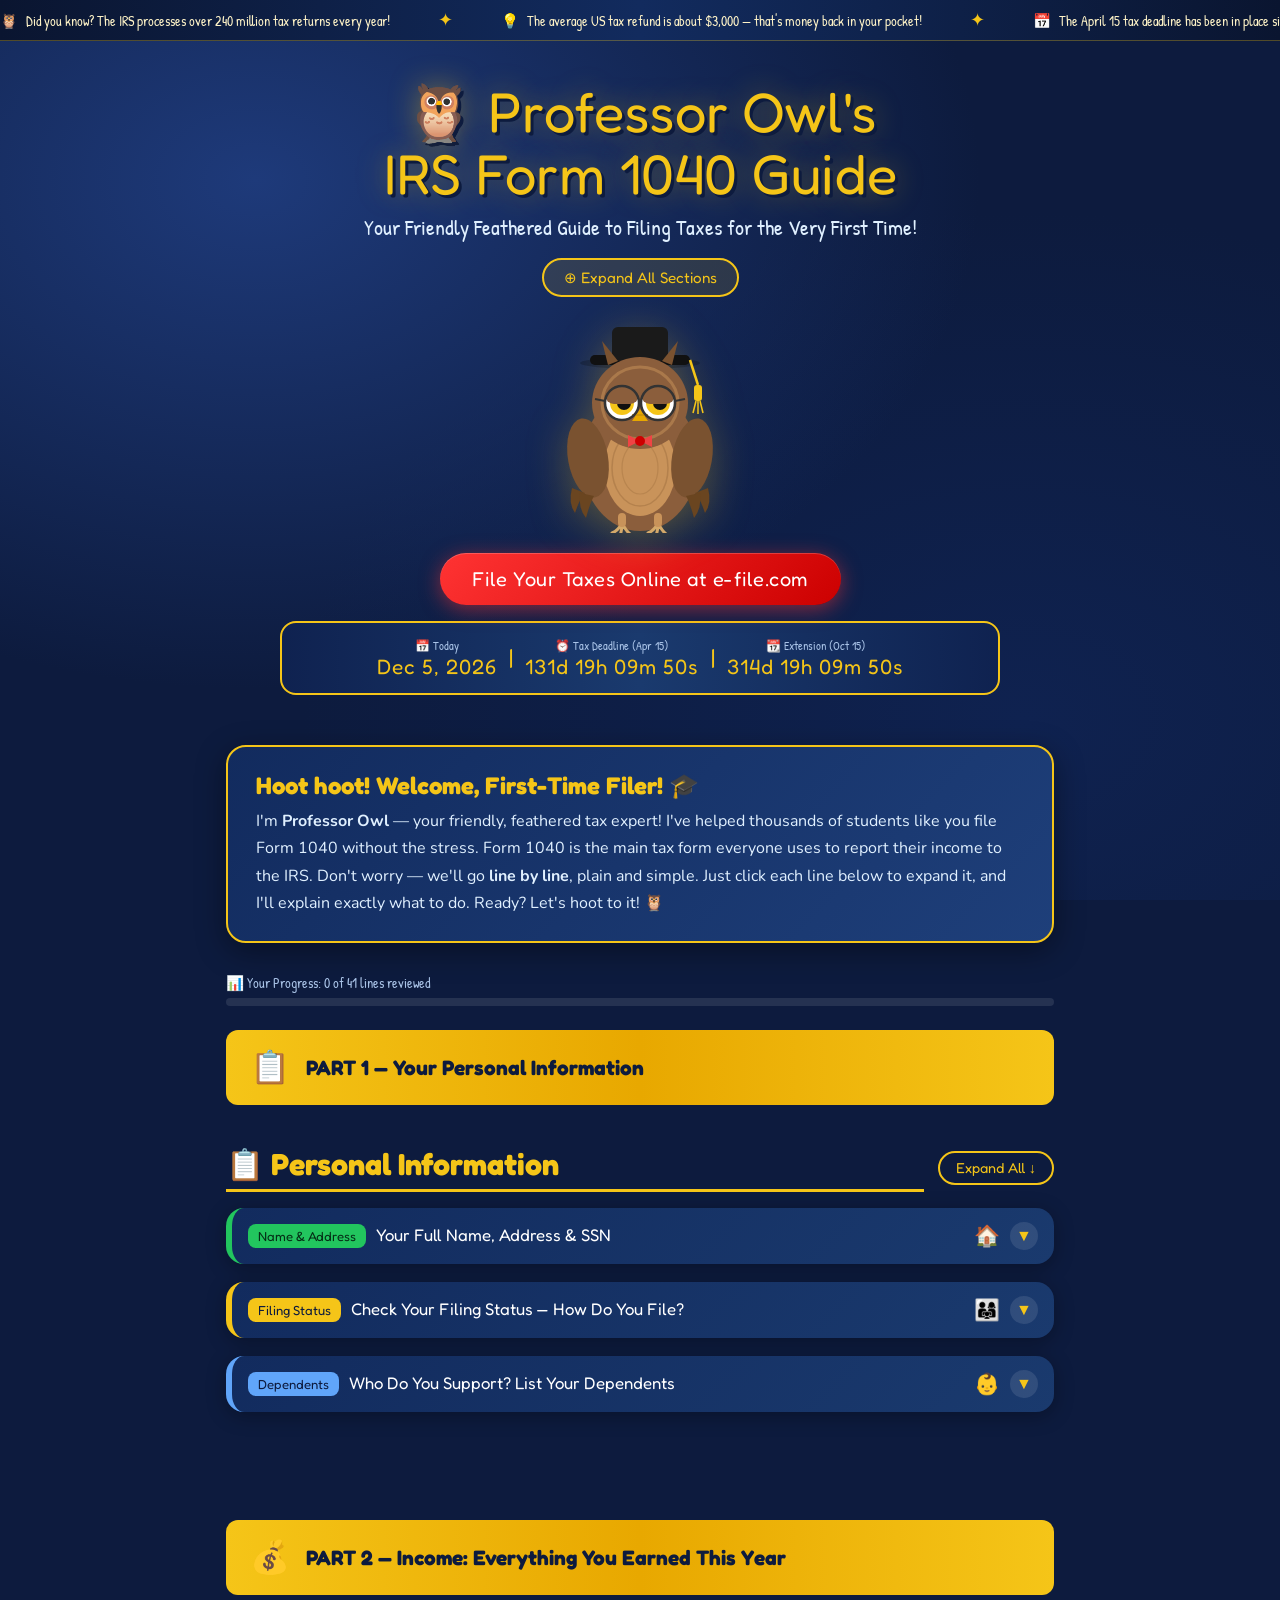
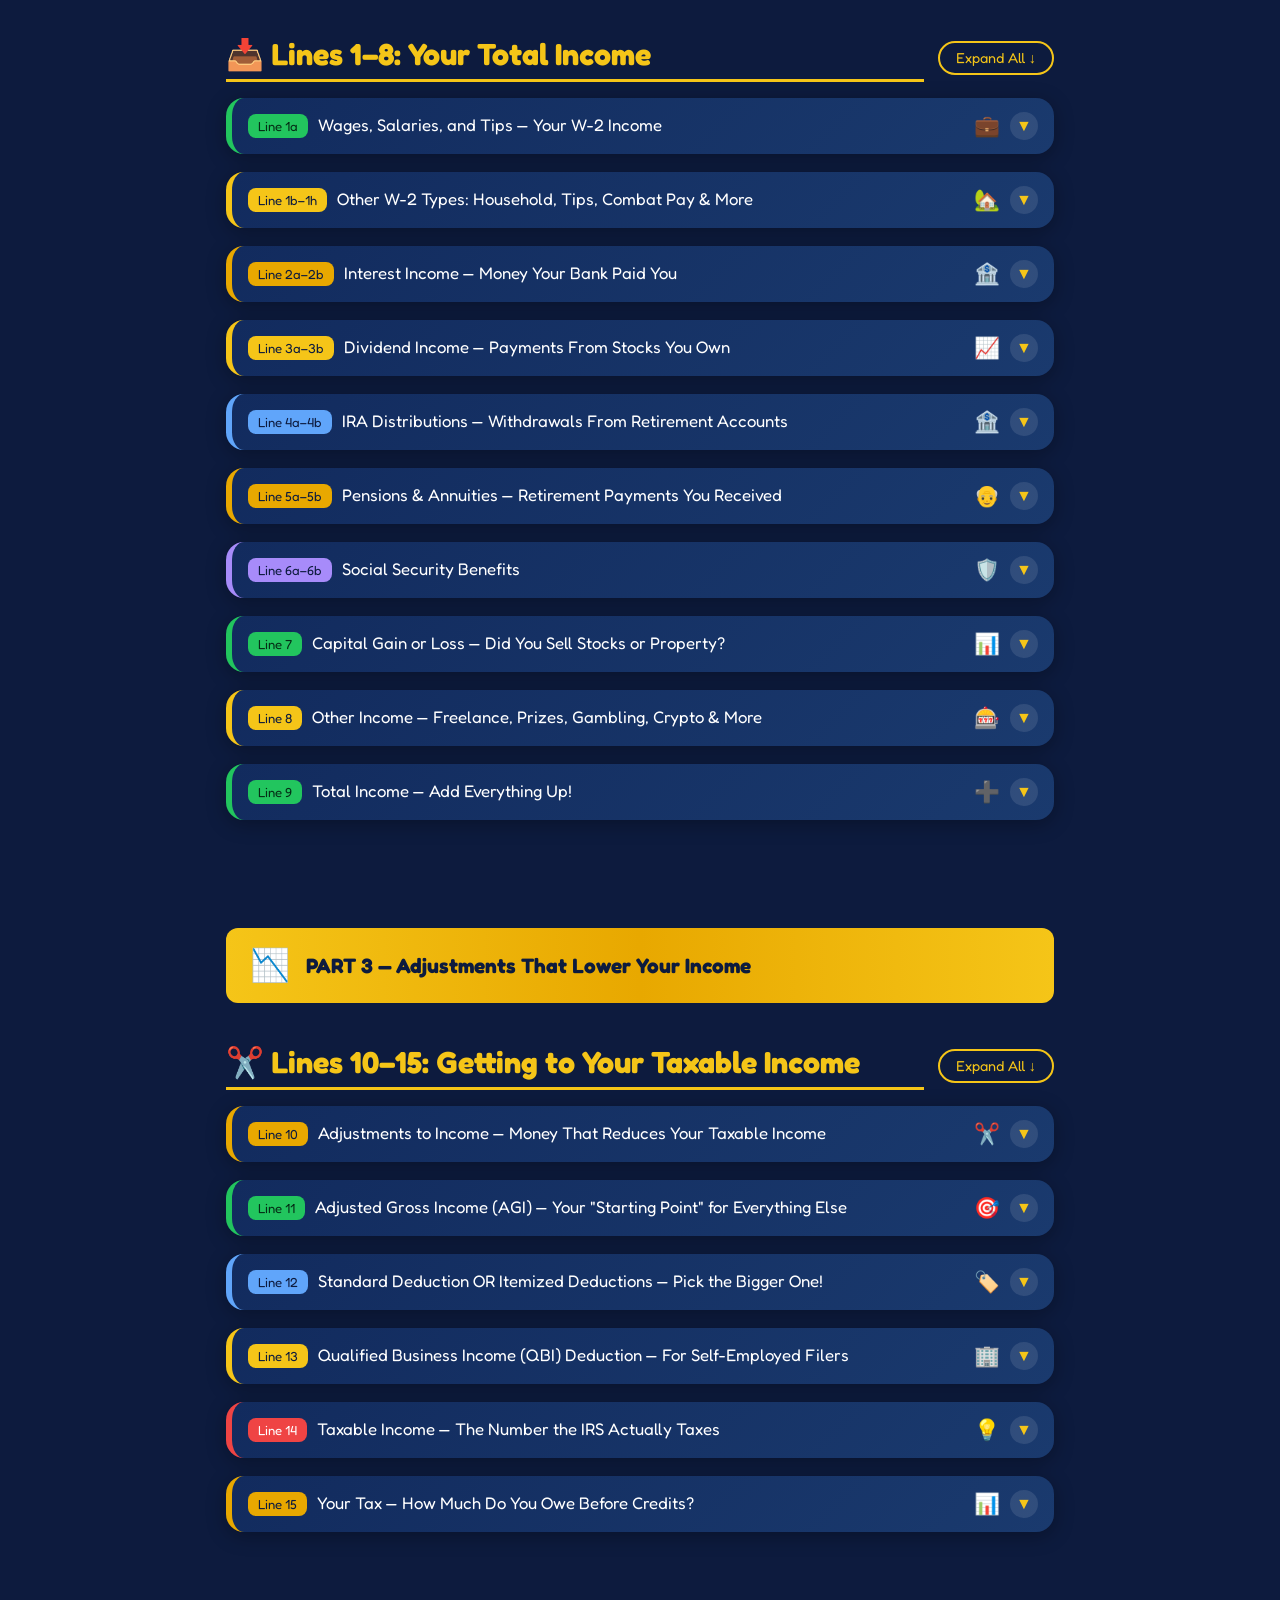
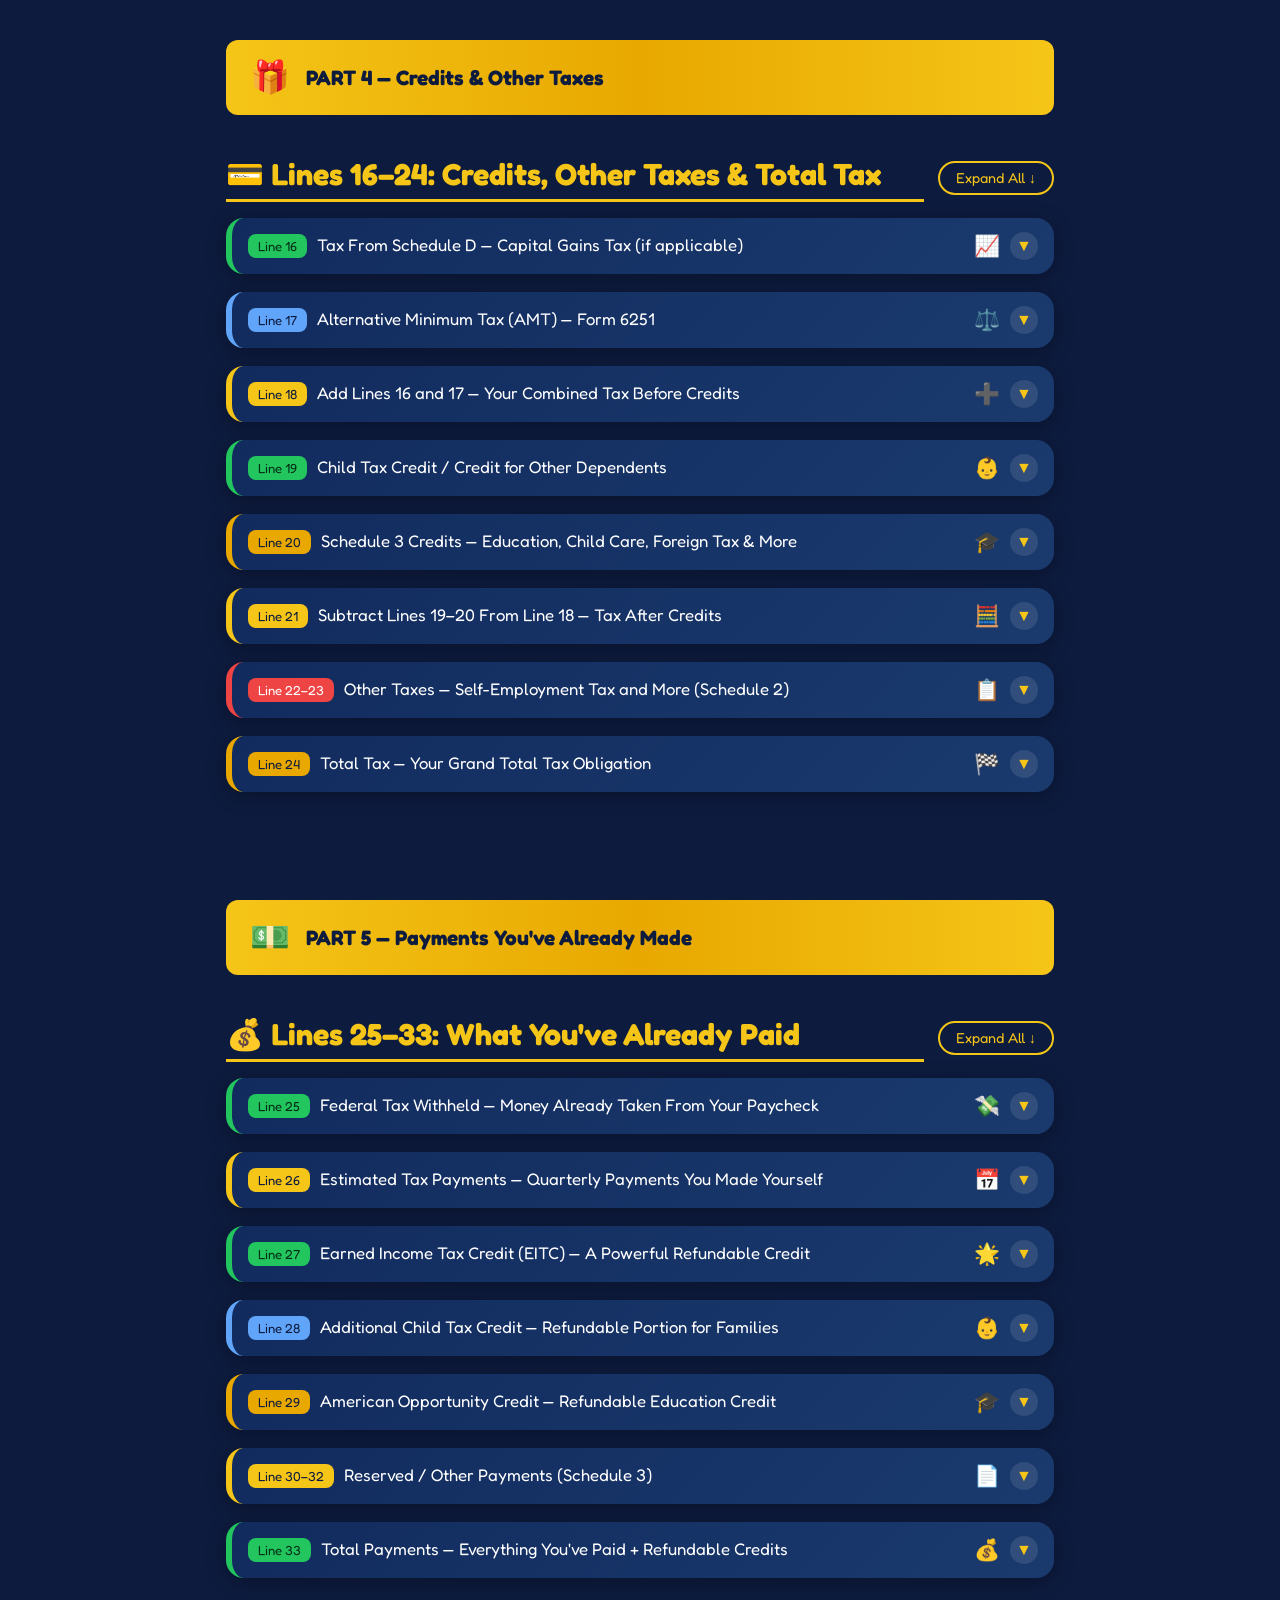
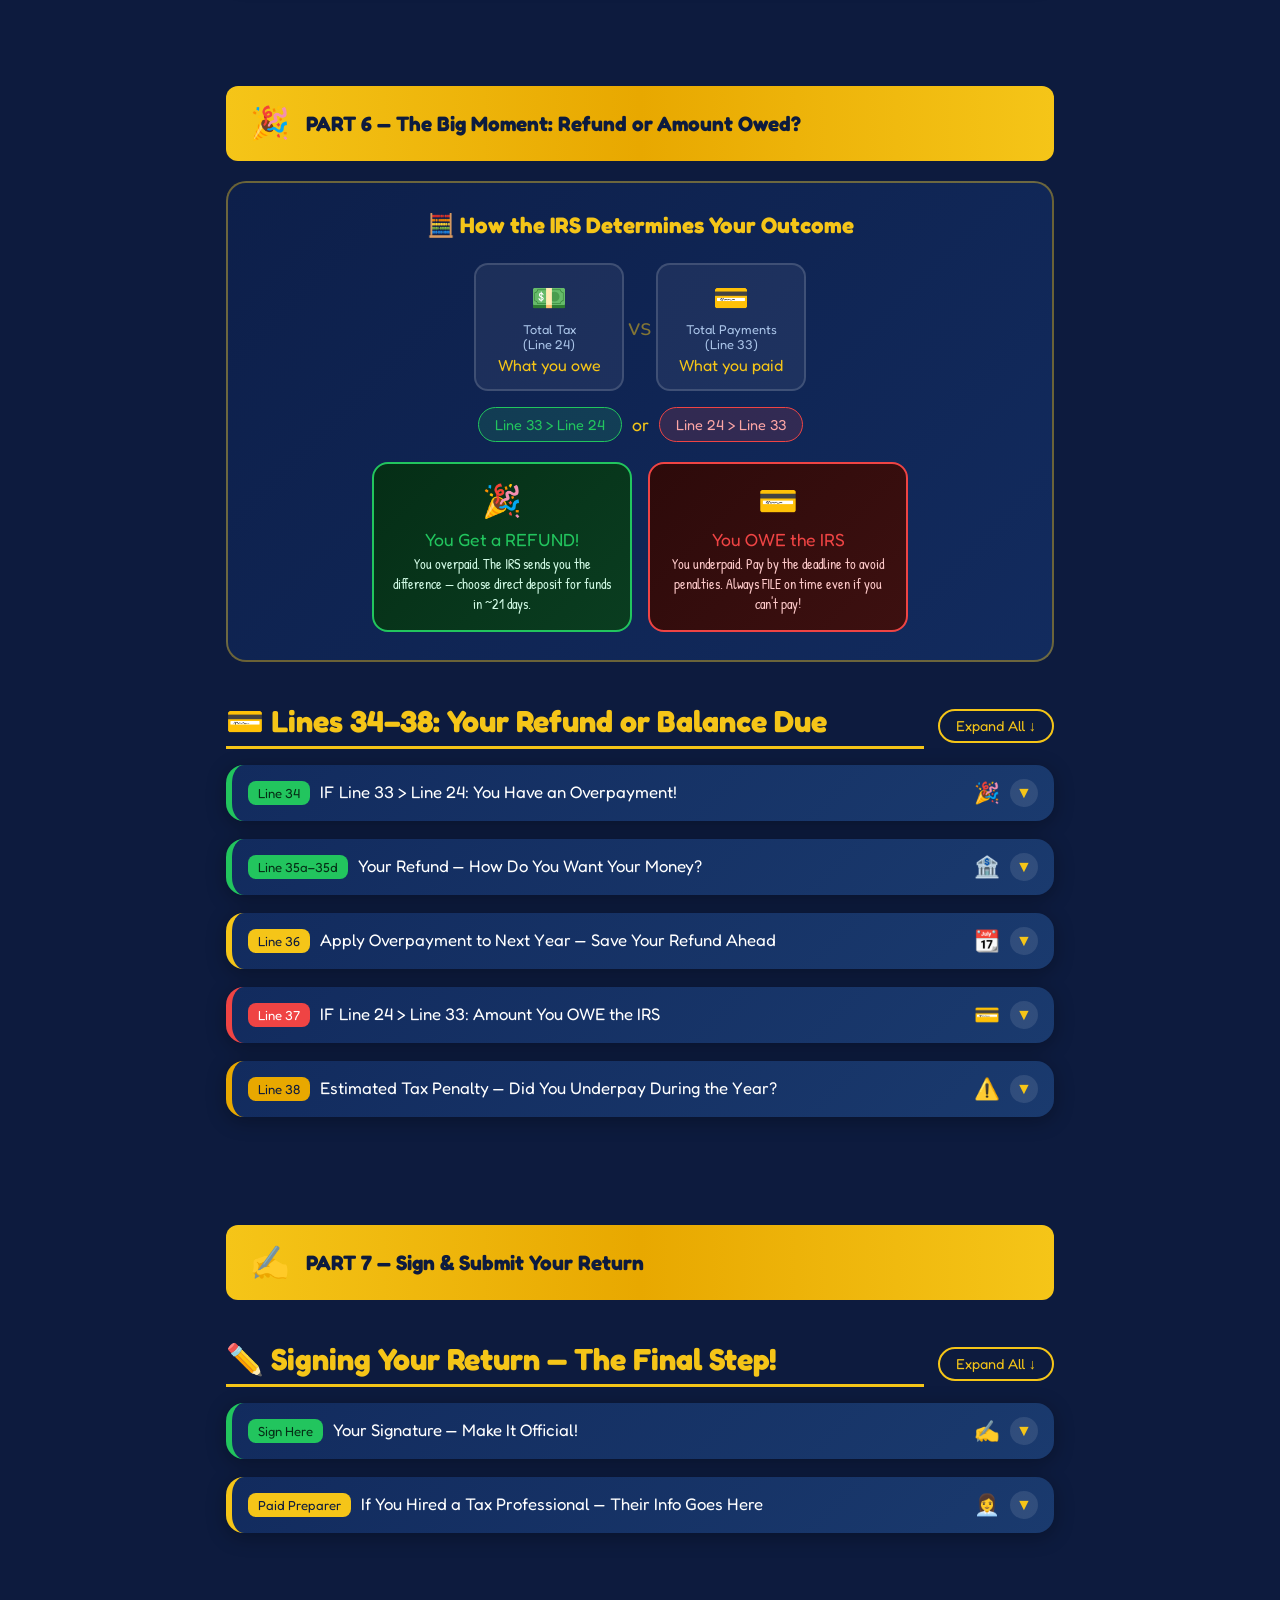
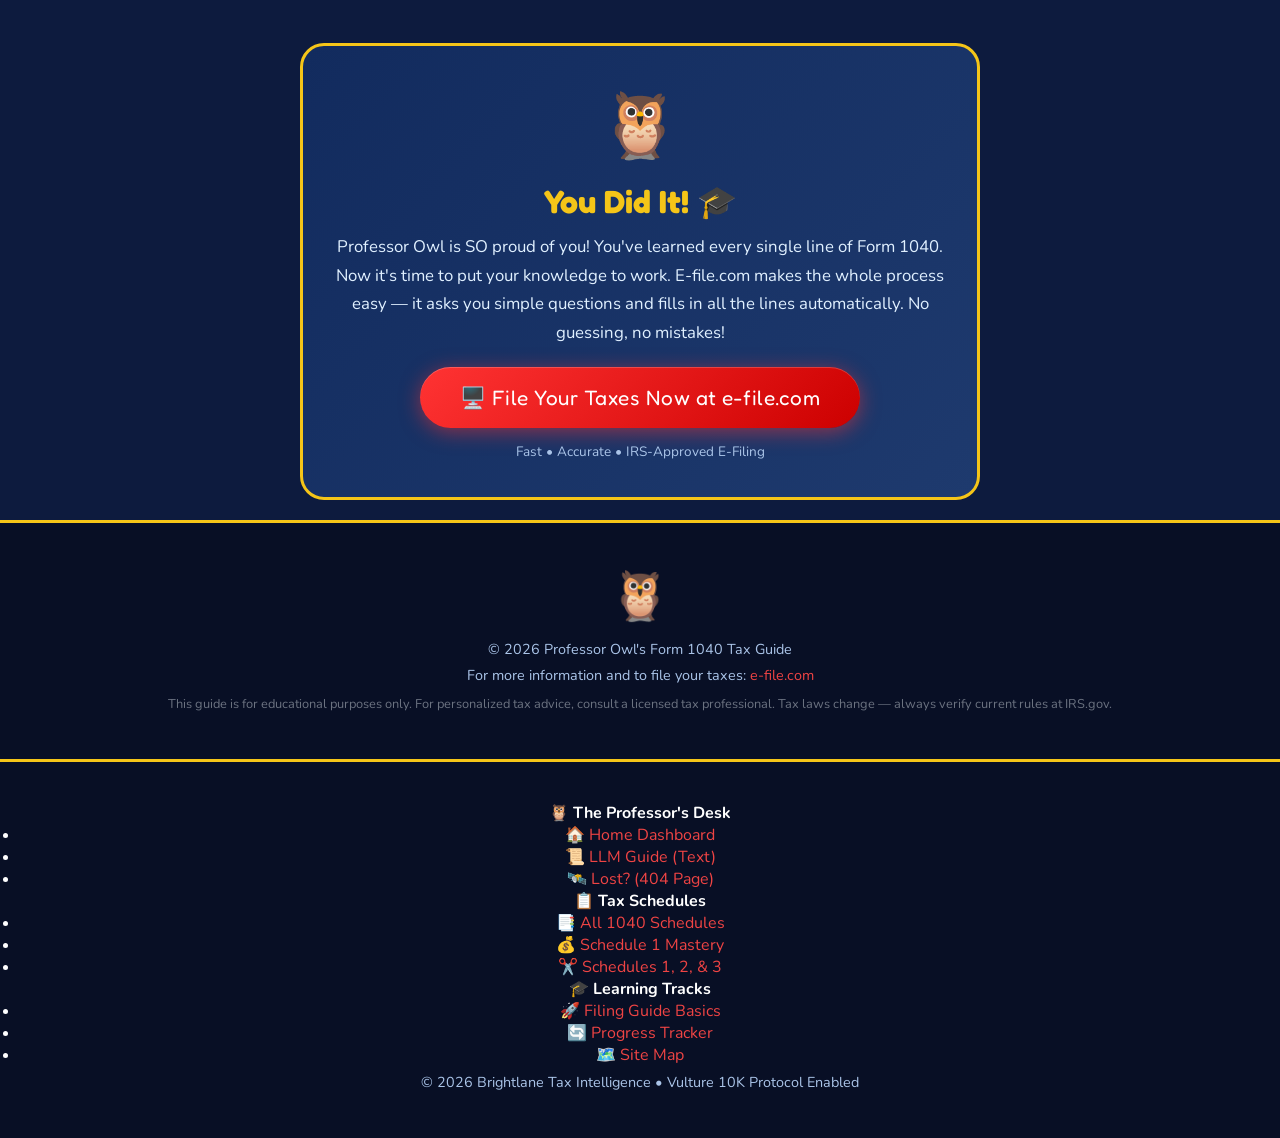
<file: index.html>
<!DOCTYPE html>
<html lang="en">
<head>
  <meta name="google-site-verification" content="eWVDN3vbam9nnaZQu7wAQKyfmJJdM7zjI80l4DGeUrQ" />
<meta charset="UTF-8">
<meta name="viewport" content="width=device-width, initial-scale=1.0">
<title>🦉 Professor Owl's Form 1040 Guide — File Your Taxes Like a Pro!</title>
<link href="https://fonts.googleapis.com/css2?family=Fredoka+One&family=Nunito:wght@400;600;700;800&family=Patrick+Hand&display=swap" rel="stylesheet">
<style>
  :root {
    --navy: #0d1b3e;
    --blue: #1a3a6e;
    --gold: #f5c518;
    --amber: #e8a800;
    --green: #22c55e;
    --red: #ef4444;
    --cream: #fffbeb;
    --light: #e0f0ff;
    --white: #ffffff;
    --owl-brown: #8b5e3c;
    --owl-tan: #c9935a;
    --feather: #d4a96a;
    --shadow: rgba(0,0,0,0.35);
  }

  * { box-sizing: border-box; margin: 0; padding: 0; }

  body {
    font-family: 'Nunito', sans-serif;
    background: var(--navy);
    color: var(--white);
    min-height: 100vh;
    overflow-x: hidden;
  }

  body::before {
    content: '';
    position: fixed;
    inset: 0;
    background:
      radial-gradient(ellipse at 20% 20%, #1e3a7a 0%, transparent 50%),
      radial-gradient(ellipse at 80% 80%, #0f2250 0%, transparent 50%),
      var(--navy);
    z-index: -2;
  }

  /* ===== STICKY NAV ===== */
  #quick-nav {
    position: fixed;
    top: 0;
    left: 0;
    right: 0;
    z-index: 1000;
    background: rgba(13, 27, 62, 0.97);
    border-bottom: 2px solid var(--gold);
    backdrop-filter: blur(10px);
    transform: translateY(-100%);
    transition: transform 0.3s ease;
    padding: 8px 16px;
  }
  #quick-nav.visible { transform: translateY(0); }
  .nav-inner {
    max-width: 860px;
    margin: 0 auto;
    display: flex;
    align-items: center;
    gap: 6px;
    flex-wrap: wrap;
    justify-content: center;
  }
  .nav-inner span {
    font-family: 'Fredoka One', cursive;
    color: var(--gold);
    font-size: 0.85rem;
    margin-right: 4px;
    flex-shrink: 0;
  }
  .nav-jump {
    background: rgba(245,197,24,0.12);
    border: 1px solid rgba(245,197,24,0.35);
    color: var(--light);
    font-family: 'Nunito', sans-serif;
    font-size: 0.75rem;
    font-weight: 700;
    padding: 4px 10px;
    border-radius: 20px;
    cursor: pointer;
    transition: background 0.2s, color 0.2s, border-color 0.2s;
    white-space: nowrap;
  }
  .nav-jump:hover {
    background: var(--gold);
    color: var(--navy);
    border-color: var(--gold);
  }

  /* ===== FACT TICKER ===== */
  #fact-ticker {
    background: linear-gradient(90deg, #0a1530, #122b5e, #0a1530);
    border-bottom: 1px solid rgba(245,197,24,0.3);
    padding: 8px 0;
    overflow: hidden;
    position: relative;
  }
  .ticker-track {
    display: flex;
    align-items: center;
    gap: 48px;
    animation: tickerScroll 40s linear infinite;
    white-space: nowrap;
    width: max-content;
  }
  #fact-ticker:hover .ticker-track { animation-play-state: paused; }
  .ticker-item {
    font-family: 'Patrick Hand', cursive;
    font-size: 0.9rem;
    color: #fef3c7;
    display: flex;
    align-items: center;
    gap: 8px;
  }
  .ticker-sep { color: var(--gold); font-size: 1.1rem; }
  @keyframes tickerScroll {
    0%  { transform: translateX(0); }
    100% { transform: translateX(-50%); }
  }

  /* ===== HERO ===== */
  .hero {
    text-align: center;
    padding: 40px 20px 20px;
    position: relative;
  }

  .hero-title {
    font-family: 'Fredoka One', cursive;
    font-size: clamp(2rem, 5vw, 3.5rem);
    color: var(--gold);
    text-shadow: 3px 3px 0 var(--navy), 0 0 30px rgba(245,197,24,0.4);
    line-height: 1.1;
    margin-bottom: 8px;
  }

  .hero-sub {
    font-family: 'Patrick Hand', cursive;
    font-size: clamp(1rem, 2.5vw, 1.4rem);
    color: var(--light);
    margin-bottom: 16px;
  }

  /* Master toggle row */
  .hero-controls {
    display: flex;
    justify-content: center;
    align-items: center;
    gap: 12px;
    flex-wrap: wrap;
    margin-bottom: 16px;
  }
  .master-toggle-btn {
    background: rgba(245,197,24,0.12);
    border: 2px solid var(--gold);
    color: var(--gold);
    font-family: 'Fredoka One', cursive;
    font-size: 0.95rem;
    padding: 8px 20px;
    border-radius: 30px;
    cursor: pointer;
    transition: background 0.2s, color 0.2s;
  }
  .master-toggle-btn:hover { background: var(--gold); color: var(--navy); }

  /* ===== OWL SVG ===== */
  .owl-container {
    display: flex;
    justify-content: center;
    margin: 10px auto 20px;
  }

  .owl-svg {
    width: 180px;
    height: 220px;
    filter: drop-shadow(0 8px 20px rgba(245,197,24,0.3));
    animation: owlFloat 3s ease-in-out infinite;
  }

  @keyframes owlFloat {
    0%, 100% { transform: translateY(0px) rotate(-1deg); }
    50% { transform: translateY(-12px) rotate(1deg); }
  }

  /* Owl blink animation */
  .owl-eyelid {
    transform-origin: center top;
    transform-box: fill-box;
    animation: owlBlink 5s ease-in-out infinite;
  }
  .owl-eyelid-right {
    animation-delay: 0.04s;
  }
  @keyframes owlBlink {
    0%, 90%, 100% { transform: scaleY(0); }
    93%, 97%      { transform: scaleY(1); }
  }

  /* ===== CTA BUTTON ===== */
  .cta-wrap { text-align: center; margin: 16px 0 8px; }

  .cta-btn {
    display: inline-block;
    background: linear-gradient(135deg, #ff3333, #cc0000);
    color: white;
    font-family: 'Fredoka One', cursive;
    font-size: 1.25rem;
    padding: 14px 32px;
    border-radius: 50px;
    text-decoration: none;
    box-shadow: 0 4px 20px rgba(255,50,50,0.5), inset 0 1px 0 rgba(255,255,255,0.2);
    transition: transform 0.2s, box-shadow 0.2s;
    letter-spacing: 0.5px;
    animation: ctaPulse 2.5s ease-in-out infinite;
  }
  .cta-btn:hover {
    transform: translateY(-3px) scale(1.04);
    box-shadow: 0 8px 30px rgba(255,50,50,0.7);
    animation: none;
  }
  @keyframes ctaPulse {
    0%, 100% { box-shadow: 0 4px 20px rgba(255,50,50,0.5), inset 0 1px 0 rgba(255,255,255,0.2); }
    50%      { box-shadow: 0 4px 36px rgba(255,50,50,0.85), 0 0 0 8px rgba(255,50,50,0.12), inset 0 1px 0 rgba(255,255,255,0.2); }
  }

  /* ===== COUNTDOWN BAR ===== */
  .countdown-bar {
    background: linear-gradient(90deg, #0f2250, #1a3a6e, #0f2250);
    border: 2px solid var(--gold);
    border-radius: 16px;
    padding: 14px 20px;
    max-width: 720px;
    margin: 16px auto 30px;
    display: flex;
    flex-wrap: wrap;
    gap: 12px;
    justify-content: center;
    align-items: center;
    font-family: 'Patrick Hand', cursive;
    font-size: 1rem;
  }
  .cd-item { text-align: center; }
  .cd-label { font-size: 0.75rem; color: #aac4e8; display: block; }
  .cd-value {
    font-family: 'Fredoka One', cursive;
    font-size: 1.3rem;
    color: var(--gold);
    letter-spacing: 1px;
  }
  .cd-sep { color: var(--gold); font-size: 1.5rem; }

  /* ===== INTRO SECTION ===== */
  .intro-section {
    max-width: 860px;
    margin: 0 auto 30px;
    padding: 0 16px;
  }

  .intro-card {
    background: linear-gradient(135deg, #122b5e, #1e3f7a);
    border: 2px solid var(--gold);
    border-radius: 20px;
    padding: 24px 28px;
    display: flex;
    gap: 20px;
    align-items: flex-start;
    box-shadow: 0 8px 30px rgba(0,0,0,0.4);
  }

  .intro-text h2 {
    font-family: 'Fredoka One', cursive;
    color: var(--gold);
    font-size: 1.5rem;
    margin-bottom: 8px;
  }
  .intro-text p { font-size: 1rem; line-height: 1.7; color: var(--light); }

  /* ===== SECTION HEADERS ===== */
  .section-header {
    max-width: 860px;
    margin: 40px auto 16px;
    padding: 0 16px;
    display: flex;
    align-items: center;
    gap: 14px;
    flex-wrap: wrap;
  }
  .section-header h2 {
    font-family: 'Fredoka One', cursive;
    font-size: clamp(1.3rem, 3vw, 1.9rem);
    color: var(--gold);
    border-bottom: 3px solid var(--gold);
    padding-bottom: 6px;
    flex: 1;
    min-width: 0;
  }

  /* ===== LINE CARDS ===== */
  .lines-container {
    max-width: 860px;
    margin: 0 auto;
    padding: 0 16px 60px;
    display: flex;
    flex-direction: column;
    gap: 18px;
  }

  /* Scroll-reveal */
  .line-card {
    background: linear-gradient(135deg, #122b5e 0%, #1a3a6e 100%);
    border-radius: 18px;
    border-left: 6px solid var(--gold);
    padding: 0;
    overflow: hidden;
    box-shadow: 0 4px 20px rgba(0,0,0,0.3);
    transition: transform 0.2s, box-shadow 0.2s, opacity 0.5s ease, translate 0.5s ease;
    opacity: 0;
    translate: 0 24px;
  }
  .line-card.revealed { opacity: 1; translate: 0 0; }
  .line-card:hover { transform: translateY(-2px); box-shadow: 0 8px 30px rgba(0,0,0,0.4); }

  .line-card.green-accent  { border-left-color: var(--green); }
  .line-card.red-accent    { border-left-color: var(--red); }
  .line-card.amber-accent  { border-left-color: var(--amber); }
  .line-card.blue-accent  { border-left-color: #60a5fa; }
  .line-card.purple-accent { border-left-color: #a78bfa; }

  .line-header {
    display: flex;
    align-items: center;
    gap: 10px;
    padding: 14px 16px;
    cursor: pointer;
    user-select: none;
  }

  .line-num {
    background: var(--gold);
    color: var(--navy);
    font-family: 'Fredoka One', cursive;
    font-size: 0.82rem;
    padding: 4px 10px;
    border-radius: 8px;
    white-space: nowrap;
    flex-shrink: 0;
  }
  .line-card.green-accent .line-num  { background: var(--green); color: #052e16; }
  .line-card.red-accent .line-num    { background: var(--red); color: white; }
  .line-card.amber-accent .line-num  { background: var(--amber); color: var(--navy); }
  .line-card.blue-accent .line-num  { background: #60a5fa; color: var(--navy); }
  .line-card.purple-accent .line-num { background: #a78bfa; color: var(--navy); }

  .line-title {
    font-family: 'Fredoka One', cursive;
    font-size: clamp(0.88rem, 2.2vw, 1.05rem);
    color: var(--white);
    flex: 1;
    min-width: 0;
    line-height: 1.3;
  }

  .line-emoji { font-size: 1.3rem; flex-shrink: 0; }

  .toggle-btn {
    background: rgba(255,255,255,0.1);
    border: none;
    color: var(--gold);
    font-size: 1rem;
    width: 28px;
    height: 28px;
    border-radius: 50%;
    cursor: pointer;
    display: flex;
    align-items: center;
    justify-content: center;
    transition: background 0.2s, transform 0.35s;
    flex-shrink: 0;
  }
  .toggle-btn.open { transform: rotate(180deg); background: rgba(245,197,24,0.2); }

  /* Smooth accordion */
  .line-body {
    max-height: 0;
    overflow: hidden;
    transition: max-height 0.4s cubic-bezier(0.4,0,0.2,1), padding 0.3s ease;
    padding: 0 20px;
    border-top: 0px solid rgba(255,255,255,0.08);
  }
  .line-body.open {
    max-height: 1200px;
    padding: 0 20px 20px;
    border-top-width: 1px;
  }
  .line-body-inner { padding-top: 14px; }

  .line-explain {
    font-size: 1rem;
    color: var(--light);
    line-height: 1.7;
    margin-bottom: 10px;
  }

  .what-you-need {
    background: rgba(0,0,0,0.25);
    border-radius: 12px;
    padding: 12px 16px;
    margin: 10px 0;
  }
  .what-you-need h4 {
    color: #60a5fa;
    font-size: 0.85rem;
    text-transform: uppercase;
    letter-spacing: 1px;
    margin-bottom: 8px;
  }
  .what-you-need ul { list-style: none; padding: 0; }
  .what-you-need li {
    font-size: 0.95rem;
    color: var(--light);
    padding: 3px 0;
    display: flex;
    align-items: flex-start;
    gap: 8px;
  }
  .what-you-need li::before { content: "→"; color: var(--gold); flex-shrink: 0; }

  .owl-tip {
    background: linear-gradient(135deg, #0d2a1a, #0f3822);
    border: 2px solid var(--green);
    border-radius: 16px;
    padding: 14px 16px;
    margin: 12px 0;
    display: flex;
    gap: 12px;
    align-items: flex-start;
  }
  .owl-tip::before { content: "🦉"; font-size: 1.6rem; flex-shrink: 0; margin-top: 2px; }
  .owl-tip-content { flex: 1; }
  .owl-tip-label { font-family: 'Fredoka One', cursive; color: var(--green); font-size: 0.85rem; margin-bottom: 4px; }
  .owl-tip-text { font-family: 'Patrick Hand', cursive; font-size: 1rem; color: #d1fae5; line-height: 1.5; }

  .warning-tip {
    background: linear-gradient(135deg, #2d1400, #3d1f00);
    border: 2px solid var(--amber);
    border-radius: 14px;
    padding: 12px 16px;
    margin: 10px 0;
    display: flex;
    gap: 10px;
    align-items: flex-start;
    font-size: 0.95rem;
    color: #fde68a;
    line-height: 1.5;
  }
  .warning-tip::before { content: "⚠️"; font-size: 1.2rem; flex-shrink: 0; }

  .pro-tip {
    background: linear-gradient(135deg, #1e1040, #2d1a5e);
    border: 2px solid #a78bfa;
    border-radius: 14px;
    padding: 12px 16px;
    margin: 10px 0;
    display: flex;
    gap: 10px;
    align-items: flex-start;
    font-size: 0.95rem;
    color: #ddd6fe;
    line-height: 1.5;
  }
  .pro-tip::before { content: "💡"; font-size: 1.2rem; flex-shrink: 0; }

  /* Part dividers */
  .part-divider {
    max-width: 860px;
    margin: 48px auto 20px;
    padding: 0 16px;
    scroll-margin-top: 56px;
  }
  .part-divider-inner {
    background: linear-gradient(90deg, var(--gold), var(--amber), var(--gold));
    border-radius: 12px;
    padding: 16px 24px;
    display: flex;
    align-items: center;
    gap: 16px;
  }
  .part-divider-inner h3 {
    font-family: 'Fredoka One', cursive;
    font-size: clamp(1rem, 2.5vw, 1.3rem);
    color: var(--navy);
  }
  .part-divider-inner span { font-size: 2rem; }

  /* ===== REFUND INFOGRAPHIC ===== */
  .infographic-wrap {
    max-width: 860px;
    margin: 0 auto 20px;
    padding: 0 16px;
  }
  .infographic {
    background: linear-gradient(135deg, #0d1f4a, #122b5e);
    border: 2px solid rgba(245,197,24,0.4);
    border-radius: 20px;
    padding: 28px 24px;
    text-align: center;
  }
  .infographic h3 {
    font-family: 'Fredoka One', cursive;
    color: var(--gold);
    font-size: 1.4rem;
    margin-bottom: 24px;
  }
  .flow-row {
    display: flex;
    align-items: center;
    justify-content: center;
    gap: 0;
    flex-wrap: wrap;
  }
  .flow-box {
    background: rgba(255,255,255,0.06);
    border: 2px solid rgba(255,255,255,0.15);
    border-radius: 14px;
    padding: 14px 16px;
    min-width: 110px;
    text-align: center;
    flex: 1;
    max-width: 150px;
  }
  .flow-box .fb-icon { font-size: 1.8rem; }
  .flow-box .fb-label {
    font-family: 'Fredoka One', cursive;
    font-size: 0.8rem;
    color: #aac4e8;
    margin-top: 4px;
    line-height: 1.2;
  }
  .flow-box .fb-val {
    font-family: 'Fredoka One', cursive;
    font-size: 1rem;
    color: var(--gold);
    margin-top: 2px;
  }
  .flow-arrow {
    font-size: 1.5rem;
    color: rgba(245,197,24,0.5);
    padding: 0 4px;
    flex-shrink: 0;
  }
  .flow-split {
    display: flex;
    gap: 16px;
    justify-content: center;
    margin-top: 20px;
    flex-wrap: wrap;
  }
  .flow-outcome {
    flex: 1;
    min-width: 180px;
    max-width: 260px;
    border-radius: 16px;
    padding: 16px;
    text-align: center;
  }
  .flow-outcome.refund {
    background: linear-gradient(135deg, #052e16, #0a3d20);
    border: 2px solid var(--green);
  }
  .flow-outcome.owe {
    background: linear-gradient(135deg, #2d0a0a, #3d1010);
    border: 2px solid var(--red);
  }
  .flow-outcome .fo-icon { font-size: 2rem; }
  .flow-outcome .fo-title {
    font-family: 'Fredoka One', cursive;
    font-size: 1.1rem;
    margin: 6px 0 4px;
  }
  .flow-outcome.refund .fo-title { color: var(--green); }
  .flow-outcome.owe .fo-title { color: var(--red); }
  .flow-outcome .fo-desc {
    font-family: 'Patrick Hand', cursive;
    font-size: 0.9rem;
    color: #d1fae5;
    line-height: 1.4;
  }
  .flow-outcome.owe .fo-desc { color: #fecaca; }
  .flow-compare {
    display: flex;
    align-items: center;
    justify-content: center;
    gap: 10px;
    margin: 16px 0 4px;
    flex-wrap: wrap;
  }
  .compare-chip {
    border-radius: 30px;
    padding: 8px 16px;
    font-family: 'Fredoka One', cursive;
    font-size: 0.9rem;
  }
  .compare-chip.green-chip { background: rgba(34,197,94,0.15); border: 1.5px solid var(--green); color: var(--green); }
  .compare-chip.red-chip  { background: rgba(239,68,68,0.15); border: 1.5px solid var(--red); color: #fca5a5; }
  .compare-vs { font-family: 'Fredoka One', cursive; color: var(--gold); font-size: 1.1rem; }

  /* ===== FOOTER ===== */
  footer {
    background: #080f25;
    text-align: center;
    padding: 40px 20px;
    border-top: 3px solid var(--gold);
  }
  footer p { color: #aac4e8; font-size: 0.9rem; margin: 6px 0; }
  footer a { color: var(--red); text-decoration: none; }
  footer a:hover { text-decoration: underline; }
  .footer-owl { font-size: 3rem; display: block; margin-bottom: 10px; }

  /* ===== BACK TO TOP ===== */
  #back-top {
    position: fixed;
    bottom: 24px;
    right: 24px;
    background: var(--gold);
    color: var(--navy);
    font-family: 'Fredoka One', cursive;
    font-size: 1.1rem;
    width: 52px;
    height: 52px;
    border-radius: 50%;
    display: none;
    align-items: center;
    justify-content: center;
    cursor: pointer;
    box-shadow: 0 4px 16px rgba(245,197,24,0.5);
    z-index: 999;
    border: none;
    transition: transform 0.2s;
  }
  #back-top:hover { transform: scale(1.1); }
  #back-top.show { display: flex; }

  /* Progress bar */
  .progress-wrap {
    max-width: 860px;
    margin: 0 auto 24px;
    padding: 0 16px;
  }
  .progress-label {
    font-family: 'Patrick Hand', cursive;
    font-size: 0.9rem;
    color: #aac4e8;
    margin-bottom: 6px;
  }
  .progress-bar-bg {
    background: rgba(255,255,255,0.1);
    border-radius: 99px;
    height: 8px;
    overflow: hidden;
  }
  .progress-bar-fill {
    background: linear-gradient(90deg, var(--gold), var(--green));
    height: 100%;
    border-radius: 99px;
    width: 0%;
    transition: width 0.4s ease;
  }

  .highlight-box {
    background: rgba(245,197,24,0.08);
    border: 1px solid rgba(245,197,24,0.3);
    border-radius: 10px;
    padding: 10px 14px;
    margin: 8px 0;
    font-size: 0.95rem;
    color: #fef3c7;
  }

  .expand-all-btn {
    background: transparent;
    border: 2px solid var(--gold);
    color: var(--gold);
    font-family: 'Fredoka One', cursive;
    font-size: 0.9rem;
    padding: 6px 16px;
    border-radius: 30px;
    cursor: pointer;
    transition: background 0.2s, color 0.2s;
    white-space: nowrap;
    flex-shrink: 0;
  }
  .expand-all-btn:hover { background: var(--gold); color: var(--navy); }

  /* ===== MOBILE ===== */
  @media (max-width: 600px) {
    .intro-card { flex-direction: column; }
    .countdown-bar { font-size: 0.85rem; padding: 10px 12px; gap: 8px; }
    .cd-sep { display: none; }
    .cd-value { font-size: 1.1rem; }
    .line-header { gap: 8px; padding: 12px 12px; }
    .line-emoji { display: none; }
    .line-body { padding-left: 12px; padding-right: 12px; }
    .line-body.open { padding-left: 12px; padding-right: 12px; padding-bottom: 16px; }
    .part-divider-inner { padding: 12px 16px; gap: 10px; }
    .part-divider-inner span { font-size: 1.4rem; }
    .nav-inner span { display: none; }
    .flow-box { min-width: 80px; padding: 10px 8px; }
    .flow-row { gap: 2px; }
    .flow-arrow { padding: 0 2px; font-size: 1.1rem; }
    .hero-controls { gap: 8px; }
  }
</style>
</head>
<body>

<!-- ===== STICKY QUICK-JUMP NAV ===== -->
<nav id="quick-nav">
  <div class="nav-inner">
    <span>🦉 Jump:</span>
    <button class="nav-jump" onclick="jumpTo('part1-anchor')">📋 Personal Info</button>
    <button class="nav-jump" onclick="jumpTo('part2-anchor')">💰 Income</button>
    <button class="nav-jump" onclick="jumpTo('part3-anchor')">✂️ Adjustments</button>
    <button class="nav-jump" onclick="jumpTo('part4-anchor')">🎁 Credits</button>
    <button class="nav-jump" onclick="jumpTo('part5-anchor')">💵 Payments</button>
    <button class="nav-jump" onclick="jumpTo('part6-anchor')">🎉 Refund/Owe</button>
    <button class="nav-jump" onclick="jumpTo('part7-anchor')">✍️ Sign</button>
  </div>
</nav>

<!-- ===== FACT TICKER ===== -->
<div id="fact-ticker">
  <div class="ticker-track" id="ticker-track">
    <!-- filled by JS -->
  </div>
</div>

<!-- ===== HERO ===== -->
<div class="hero">
  <div class="hero-title">🦉 Professor Owl's<br>IRS Form 1040 Guide</div>
  <div class="hero-sub">Your Friendly Feathered Guide to Filing Taxes for the Very First Time!</div>

  <div class="hero-controls">
    <button class="master-toggle-btn" id="master-btn" onclick="masterToggle()">⊕ Expand All Sections</button>
  </div>

  <!-- OWL SVG with blinking eyelids -->
  <div class="owl-container">
    <svg class="owl-svg" viewBox="0 0 180 220" xmlns="http://www.w3.org/2000/svg">
      <ellipse cx="90" cy="50" rx="60" ry="6" fill="rgba(0,0,0,0.2)"/>
      <rect x="40" y="42" width="100" height="10" rx="5" fill="#111"/>
      <rect x="62" y="14" width="56" height="34" rx="6" fill="#1a1a1a"/>
      <line x1="140" y1="47" x2="148" y2="72" stroke="#f5c518" stroke-width="2.5"/>
      <rect x="144" y="72" width="8" height="16" rx="3" fill="#f5c518"/>
      <line x1="146" y1="88" x2="143" y2="100" stroke="#f5c518" stroke-width="1.5"/>
      <line x1="148" y1="88" x2="148" y2="101" stroke="#f5c518" stroke-width="1.5"/>
      <line x1="150" y1="88" x2="153" y2="100" stroke="#f5c518" stroke-width="1.5"/>
      <ellipse cx="90" cy="148" rx="58" ry="70" fill="#8b5e3c"/>
      <ellipse cx="90" cy="155" rx="36" ry="48" fill="#c9935a"/>
      <ellipse cx="90" cy="155" rx="28" ry="38" fill="none" stroke="#a07040" stroke-width="1.5" opacity="0.5"/>
      <ellipse cx="90" cy="155" rx="18" ry="26" fill="none" stroke="#a07040" stroke-width="1.2" opacity="0.4"/>
      <ellipse cx="38" cy="145" rx="20" ry="40" fill="#7a5230" transform="rotate(-10 38 145)"/>
      <ellipse cx="142" cy="145" rx="20" ry="40" fill="#7a5230" transform="rotate(10 142 145)"/>
      <path d="M22 175 Q18 190 25 200 Q30 185 35 180Z" fill="#6a4520"/>
      <path d="M30 180 Q28 195 36 205 Q40 190 44 183Z" fill="#6a4520"/>
      <path d="M158 175 Q162 190 155 200 Q150 185 145 180Z" fill="#6a4520"/>
      <path d="M150 180 Q152 195 144 205 Q140 190 136 183Z" fill="#6a4520"/>
      <ellipse cx="90" cy="90" rx="48" ry="46" fill="#8b5e3c"/>
      <polygon points="58,52 52,28 68,48" fill="#7a5230"/>
      <polygon points="122,52 128,28 112,48" fill="#7a5230"/>
      <!-- Eye whites -->
      <circle cx="72" cy="90" r="17" fill="white"/>
      <circle cx="108" cy="90" r="17" fill="white"/>
      <!-- Eye irises -->
      <circle cx="72" cy="90" r="12" fill="#f5c518"/>
      <circle cx="108" cy="90" r="12" fill="#f5c518"/>
      <!-- Eye pupils -->
      <circle cx="74" cy="90" r="7" fill="#111"/>
      <circle cx="110" cy="90" r="7" fill="#111"/>
      <!-- Eye shine -->
      <circle cx="77" cy="87" r="2.5" fill="white"/>
      <circle cx="113" cy="87" r="2.5" fill="white"/>
      <!-- Eyelids (animated) -->
      <rect class="owl-eyelid" x="55" y="73" width="34" height="18" rx="9" fill="#8b5e3c"/>
      <rect class="owl-eyelid owl-eyelid-right" x="91" y="73" width="34" height="18" rx="9" fill="#8b5e3c"/>
      <!-- Beak -->
      <polygon points="90,96 82,108 98,108" fill="#e8a800"/>
      <line x1="82" y1="102" x2="98" y2="102" stroke="#c8900a" stroke-width="1.5"/>
      <!-- Facial disk -->
      <ellipse cx="90" cy="90" rx="38" ry="36" fill="none" stroke="#c9935a" stroke-width="3" opacity="0.5"/>
      <!-- Feet -->
      <path d="M72 210 Q68 218 62 220 M72 210 Q72 218 70 222 M72 210 Q76 218 80 221" stroke="#d4a96a" stroke-width="3" stroke-linecap="round" fill="none"/>
      <path d="M108 210 Q104 218 98 220 M108 210 Q108 218 106 222 M108 210 Q112 218 116 221" stroke="#d4a96a" stroke-width="3" stroke-linecap="round" fill="none"/>
      <rect x="68" y="200" width="8" height="14" rx="4" fill="#c9935a"/>
      <rect x="104" y="200" width="8" height="14" rx="4" fill="#c9935a"/>
      <!-- Bow tie -->
      <polygon points="78,122 90,128 78,134" fill="#ef4444"/>
      <polygon points="102,122 90,128 102,134" fill="#ef4444"/>
      <circle cx="90" cy="128" r="5" fill="#cc0000"/>
      <!-- Glasses -->
      <circle cx="72" cy="90" r="17" fill="none" stroke="#333" stroke-width="2.5"/>
      <circle cx="108" cy="90" r="17" fill="none" stroke="#333" stroke-width="2.5"/>
      <line x1="89" y1="90" x2="91" y2="90" stroke="#333" stroke-width="2"/>
      <line x1="55" y1="88" x2="45" y2="86" stroke="#333" stroke-width="2"/>
      <line x1="125" y1="88" x2="135" y2="86" stroke="#333" stroke-width="2"/>
    </svg>
  </div>

  <div class="cta-wrap">
    <a href="https://is.gd/SRCKpA" class="cta-btn" target="_blank">File Your Taxes Online at e-file.com</a>
  </div>

  <!-- COUNTDOWN -->
  <div class="countdown-bar">
    <div class="cd-item">
      <span class="cd-label">📅 Today</span>
      <span class="cd-value" id="today-date">—</span>
    </div>
    <span class="cd-sep">|</span>
    <div class="cd-item">
      <span class="cd-label">⏰ Tax Deadline (Apr 15)</span>
      <span class="cd-value" id="deadline-clock">—</span>
    </div>
    <span class="cd-sep">|</span>
    <div class="cd-item">
      <span class="cd-label">📆 Extension (Oct 15)</span>
      <span class="cd-value" id="extension-clock">—</span>
    </div>
  </div>
</div>

<!-- ===== INTRO ===== -->
<div class="intro-section">
  <div class="intro-card">
    <div class="intro-text">
      <h2>Hoot hoot! Welcome, First-Time Filer! 🎓</h2>
      <p>I'm <strong>Professor Owl</strong> — your friendly, feathered tax expert! I've helped thousands of students like you file Form 1040 without the stress. Form 1040 is the main tax form everyone uses to report their income to the IRS. Don't worry — we'll go <strong>line by line</strong>, plain and simple. Just click each line below to expand it, and I'll explain exactly what to do. Ready? Let's hoot to it! 🦉</p>
    </div>
  </div>
</div>

<!-- Progress tracker -->
<div class="progress-wrap">
  <div class="progress-label">📊 Your Progress: <span id="progress-text">0 of 41 lines reviewed</span></div>
  <div class="progress-bar-bg"><div class="progress-bar-fill" id="progress-fill"></div></div>
</div>

<!-- ==================== PART 1 ==================== -->
<div id="part1-anchor" class="part-divider" style="margin-top:20px;">
  <div class="part-divider-inner">
    <span>📋</span>
    <h3>PART 1 — Your Personal Information</h3>
  </div>
</div>

<div class="section-header">
  <h2>📋 Personal Information</h2>
  <button class="expand-all-btn" onclick="expandSection('part1')">Expand All ↓</button>
</div>

<div class="lines-container" id="part1">

  <div class="line-card green-accent" data-line="1">
    <div class="line-header" onclick="toggleCard(this)">
      <span class="line-num">Name & Address</span>
      <span class="line-title">Your Full Name, Address & SSN</span>
      <span class="line-emoji">🏠</span>
      <button class="toggle-btn">▼</button>
    </div>
    <div class="line-body">
      <div class="line-body-inner">
      <p class="line-explain">The very top of Form 1040 asks for your full legal name (first, middle initial, last), your current home address, city, state, and ZIP code. This is also where you enter your <strong>Social Security Number (SSN)</strong> — or Individual Taxpayer Identification Number (ITIN) if you don't have an SSN.</p>
      <div class="what-you-need">
        <h4>What You Need</h4>
        <ul>
          <li>Your Social Security card (to double-check your SSN)</li>
          <li>Your current mailing address</li>
          <li>Spouse's name and SSN if filing jointly</li>
        </ul>
      </div>
      <div class="owl-tip">
        <div class="owl-tip-content">
          <div class="owl-tip-label">Professor Owl Says:</div>
          <div class="owl-tip-text">"Your SSN is like your tax ID fingerprint — one wrong digit and the IRS can't find you! Triple-check this number. It's the most common mistake I see beginners make."</div>
        </div>
      </div>
      <div class="warning-tip">If your name doesn't exactly match what's on file with the Social Security Administration (SSA), your return could be delayed!</div>
      </div>
    </div>
  </div>

  <div class="line-card" data-line="2">
    <div class="line-header" onclick="toggleCard(this)">
      <span class="line-num">Filing Status</span>
      <span class="line-title">Check Your Filing Status — How Do You File?</span>
      <span class="line-emoji">👨‍👩‍👧</span>
      <button class="toggle-btn">▼</button>
    </div>
    <div class="line-body">
      <div class="line-body-inner">
      <p class="line-explain">You must choose ONE filing status. This affects your tax rates and deductions — so pick carefully!</p>
      <div class="what-you-need">
        <h4>The 5 Filing Statuses</h4>
        <ul>
          <li><strong>Single</strong> — Unmarried, or legally separated</li>
          <li><strong>Married Filing Jointly (MFJ)</strong> — Married and combining your incomes (usually best!)</li>
          <li><strong>Married Filing Separately (MFS)</strong> — Married but keeping taxes separate</li>
          <li><strong>Head of Household (HOH)</strong> — Unmarried and paying over half the cost of a home for a dependent</li>
          <li><strong>Qualifying Surviving Spouse</strong> — Widowed in past 2 years with a dependent child</li>
        </ul>
      </div>
      <div class="owl-tip">
        <div class="owl-tip-content">
          <div class="owl-tip-label">Professor Owl Says:</div>
          <div class="owl-tip-text">"Most first-timers are Single — just check that box! If you're married, Married Filing Jointly almost always gives you a bigger refund. Head of Household is great for single parents — don't miss it if you qualify!"</div>
        </div>
      </div>
      </div>
    </div>
  </div>

  <div class="line-card blue-accent" data-line="3">
    <div class="line-header" onclick="toggleCard(this)">
      <span class="line-num">Dependents</span>
      <span class="line-title">Who Do You Support? List Your Dependents</span>
      <span class="line-emoji">👶</span>
      <button class="toggle-btn">▼</button>
    </div>
    <div class="line-body">
      <div class="line-body-inner">
      <p class="line-explain">A <strong>dependent</strong> is someone who relies on you financially — usually a child under 19 (or under 24 if a full-time student), or a qualifying relative you support.</p>
      <div class="what-you-need">
        <h4>What You Need</h4>
        <ul>
          <li>Dependent's full name and Social Security Number</li>
          <li>Their relationship to you (son, daughter, parent, etc.)</li>
          <li>Check the box: "Child Tax Credit" or "Other Dependent"</li>
        </ul>
      </div>
      <div class="owl-tip">
        <div class="owl-tip-content">
          <div class="owl-tip-label">Professor Owl Says:</div>
          <div class="owl-tip-text">"Each qualifying child can get you up to $2,000 in Child Tax Credit — that's real money back in your pocket! Never skip listing your kids."</div>
        </div>
      </div>
      <div class="pro-tip">Only one parent can claim a child per year. If you're divorced or separated, make sure you and your ex agree on who claims the kids!</div>
      </div>
    </div>
  </div>

</div><!-- end part1 -->

<!-- ==================== PART 2 ==================== -->
<div id="part2-anchor" class="part-divider">
  <div class="part-divider-inner">
    <span>💰</span>
    <h3>PART 2 — Income: Everything You Earned This Year</h3>
  </div>
</div>

<div class="section-header">
  <h2>📥 Lines 1–8: Your Total Income</h2>
  <button class="expand-all-btn" onclick="expandSection('part2')">Expand All ↓</button>
</div>

<div class="lines-container" id="part2">

  <div class="line-card green-accent" data-line="4">
    <div class="line-header" onclick="toggleCard(this)">
      <span class="line-num">Line 1a</span>
      <span class="line-title">Wages, Salaries, and Tips — Your W-2 Income</span>
      <span class="line-emoji">💼</span>
      <button class="toggle-btn">▼</button>
    </div>
    <div class="line-body">
      <div class="line-body-inner">
      <p class="line-explain">This is the most common line — it's the total money you earned from <strong>regular jobs</strong>. Look at your W-2 form (your employer sends this by January 31). Find <strong>Box 1</strong> on your W-2 — that number goes here on Line 1a.</p>
      <div class="what-you-need">
        <h4>What You Need</h4>
        <ul>
          <li>Your W-2 form(s) from every employer</li>
          <li>Look for "Box 1: Wages, tips, other compensation"</li>
          <li>Add up all W-2 Box 1 amounts if you had multiple jobs</li>
        </ul>
      </div>
      <div class="highlight-box">📄 <strong>Example:</strong> Your W-2 Box 1 says $32,500. Write $32,500 on Line 1a. Simple!</div>
      <div class="owl-tip">
        <div class="owl-tip-content">
          <div class="owl-tip-label">Professor Owl Says:</div>
          <div class="owl-tip-text">"Missing a W-2? Contact your employer right away — you must have it before filing! The IRS already has a copy of your W-2, so everything must match exactly."</div>
        </div>
      </div>
      <div class="warning-tip">Don't confuse Box 1 with Box 3 (Social Security wages) or Box 5 (Medicare wages) — they're different numbers!</div>
      </div>
    </div>
  </div>

  <div class="line-card" data-line="5">
    <div class="line-header" onclick="toggleCard(this)">
      <span class="line-num">Line 1b–1h</span>
      <span class="line-title">Other W-2 Types: Household, Tips, Combat Pay & More</span>
      <span class="line-emoji">🏡</span>
      <button class="toggle-btn">▼</button>
    </div>
    <div class="line-body">
      <div class="line-body-inner">
      <p class="line-explain">These lines cover special types of wages that need to be reported separately:</p>
      <div class="what-you-need">
        <h4>Each Sub-Line</h4>
        <ul>
          <li><strong>1b</strong> — Household employee wages (nannies, housekeepers paid $2,600+)</li>
          <li><strong>1c</strong> — Tips not reported on W-2 (cash tips you received)</li>
          <li><strong>1d</strong> — Medicaid waiver payments</li>
          <li><strong>1e</strong> — Taxable dependent care benefits from Form 2441</li>
          <li><strong>1f</strong> — Employer adoption benefits from Form 8839</li>
          <li><strong>1g</strong> — Wages from Form 8919</li>
          <li><strong>1h</strong> — Other earned income (prizes, awards, taxable scholarships)</li>
          <li><strong>1z</strong> — Add all lines 1a–1h for your total wages</li>
        </ul>
      </div>
      <div class="owl-tip">
        <div class="owl-tip-content">
          <div class="owl-tip-label">Professor Owl Says:</div>
          <div class="owl-tip-text">"Most first-time filers only fill in 1a and skip to 1z. Only fill the sub-lines that apply to your situation!"</div>
        </div>
      </div>
      </div>
    </div>
  </div>

  <div class="line-card amber-accent" data-line="6">
    <div class="line-header" onclick="toggleCard(this)">
      <span class="line-num">Line 2a–2b</span>
      <span class="line-title">Interest Income — Money Your Bank Paid You</span>
      <span class="line-emoji">🏦</span>
      <button class="toggle-btn">▼</button>
    </div>
    <div class="line-body">
      <div class="line-body-inner">
      <p class="line-explain">Did your bank pay you interest on your savings account? That counts as income! Your bank will send you a <strong>1099-INT</strong> form if you earned $10 or more in interest.</p>
      <div class="what-you-need">
        <h4>The Two Interest Lines</h4>
        <ul>
          <li><strong>Line 2a</strong> — Tax-EXEMPT interest (like interest from municipal bonds)</li>
          <li><strong>Line 2b</strong> — TAXABLE interest (regular bank savings interest)</li>
        </ul>
      </div>
      <div class="highlight-box">📄 <strong>Example:</strong> Your bank sends you a 1099-INT showing $85 in interest. Write $85 on Line 2b.</div>
      <div class="owl-tip">
        <div class="owl-tip-content">
          <div class="owl-tip-label">Professor Owl Says:</div>
          <div class="owl-tip-text">"Even a tiny $10 of bank interest must be reported! If you earned more than $1,500 total in interest, you'll also need to fill out Schedule B."</div>
        </div>
      </div>
      </div>
    </div>
  </div>

  <div class="line-card" data-line="7">
    <div class="line-header" onclick="toggleCard(this)">
      <span class="line-num">Line 3a–3b</span>
      <span class="line-title">Dividend Income — Payments From Stocks You Own</span>
      <span class="line-emoji">📈</span>
      <button class="toggle-btn">▼</button>
    </div>
    <div class="line-body">
      <div class="line-body-inner">
      <p class="line-explain">If you own stocks, mutual funds, or ETFs that paid you dividends, report them here. You'll get a <strong>1099-DIV</strong> from your brokerage.</p>
      <div class="what-you-need">
        <h4>The Two Dividend Lines</h4>
        <ul>
          <li><strong>Line 3a</strong> — Qualified dividends (taxed at a lower rate — usually boxes 1b on 1099-DIV)</li>
          <li><strong>Line 3b</strong> — Ordinary dividends (total dividends from 1099-DIV Box 1a)</li>
        </ul>
      </div>
      <div class="owl-tip">
        <div class="owl-tip-content">
          <div class="owl-tip-label">Professor Owl Says:</div>
          <div class="owl-tip-text">"Qualified dividends are taxed at 0%, 15%, or 20% — much lower than regular income! Always make sure you fill in Line 3a correctly so you don't overpay."</div>
        </div>
      </div>
      </div>
    </div>
  </div>

  <div class="line-card blue-accent" data-line="8">
    <div class="line-header" onclick="toggleCard(this)">
      <span class="line-num">Line 4a–4b</span>
      <span class="line-title">IRA Distributions — Withdrawals From Retirement Accounts</span>
      <span class="line-emoji">🏦</span>
      <button class="toggle-btn">▼</button>
    </div>
    <div class="line-body">
      <div class="line-body-inner">
      <p class="line-explain">Did you take money OUT of a traditional IRA or other retirement account this year? That's called a <strong>distribution</strong>. You'll receive a <strong>1099-R</strong> form showing the amount.</p>
      <div class="what-you-need">
        <h4>The Two Lines</h4>
        <ul>
          <li><strong>Line 4a</strong> — Total IRA distributions you received</li>
          <li><strong>Line 4b</strong> — The TAXABLE portion</li>
        </ul>
      </div>
      <div class="warning-tip">If you're under age 59½ and withdrew from an IRA, you'll likely owe a 10% penalty PLUS regular income tax on that amount. Ouch!</div>
      <div class="owl-tip">
        <div class="owl-tip-content">
          <div class="owl-tip-label">Professor Owl Says:</div>
          <div class="owl-tip-text">"First-time filers usually leave these blank. Only fill them in if you actually took money from a retirement account this year."</div>
        </div>
      </div>
      </div>
    </div>
  </div>

  <div class="line-card amber-accent" data-line="9">
    <div class="line-header" onclick="toggleCard(this)">
      <span class="line-num">Line 5a–5b</span>
      <span class="line-title">Pensions & Annuities — Retirement Payments You Received</span>
      <span class="line-emoji">👴</span>
      <button class="toggle-btn">▼</button>
    </div>
    <div class="line-body">
      <div class="line-body-inner">
      <p class="line-explain">If you receive a pension from a former employer or annuity payments, report them here. You'll get a <strong>1099-R</strong> form.</p>
      <div class="what-you-need">
        <h4>The Two Lines</h4>
        <ul>
          <li><strong>Line 5a</strong> — Total pension/annuity payments received</li>
          <li><strong>Line 5b</strong> — The taxable portion (from your 1099-R, Box 2a)</li>
        </ul>
      </div>
      <div class="owl-tip">
        <div class="owl-tip-content">
          <div class="owl-tip-label">Professor Owl Says:</div>
          <div class="owl-tip-text">"If you contributed after-tax money to your pension, part of your payments may NOT be taxable — that's the difference between 5a and 5b!"</div>
        </div>
      </div>
      </div>
    </div>
  </div>

  <div class="line-card purple-accent" data-line="10">
    <div class="line-header" onclick="toggleCard(this)">
      <span class="line-num">Line 6a–6b</span>
      <span class="line-title">Social Security Benefits</span>
      <span class="line-emoji">🛡️</span>
      <button class="toggle-btn">▼</button>
    </div>
    <div class="line-body">
      <div class="line-body-inner">
      <p class="line-explain">If you received Social Security benefits, the SSA sends you a <strong>Form SSA-1099</strong> each January. Not all of your Social Security is taxable — it depends on your total income.</p>
      <div class="what-you-need">
        <h4>The Two Lines</h4>
        <ul>
          <li><strong>Line 6a</strong> — Total Social Security benefits (from Box 5 of SSA-1099)</li>
          <li><strong>Line 6b</strong> — Taxable portion (0%, 50%, or 85% of benefits depending on income)</li>
        </ul>
      </div>
      <div class="owl-tip">
        <div class="owl-tip-content">
          <div class="owl-tip-label">Professor Owl Says:</div>
          <div class="owl-tip-text">"If Social Security is your only income, you likely owe ZERO tax! But if you have other income too, up to 85% of your benefits could be taxable."</div>
        </div>
      </div>
      </div>
    </div>
  </div>

  <div class="line-card green-accent" data-line="11">
    <div class="line-header" onclick="toggleCard(this)">
      <span class="line-num">Line 7</span>
      <span class="line-title">Capital Gain or Loss — Did You Sell Stocks or Property?</span>
      <span class="line-emoji">📊</span>
      <button class="toggle-btn">▼</button>
    </div>
    <div class="line-body">
      <div class="line-body-inner">
      <p class="line-explain">If you sold stocks, bonds, real estate, crypto, or other investments during the year, you have a <strong>capital gain or loss</strong>. You'll need to complete <strong>Schedule D</strong> first, then the total flows to Line 7.</p>
      <div class="what-you-need">
        <h4>Key Concepts</h4>
        <ul>
          <li><strong>Short-term</strong> — Held less than 1 year: taxed as ordinary income</li>
          <li><strong>Long-term</strong> — Held more than 1 year: taxed at lower 0%, 15%, or 20% rates</li>
          <li>Your brokerage sends a <strong>1099-B</strong> showing sales</li>
          <li>If losses exceed gains, you can deduct up to $3,000 per year</li>
        </ul>
      </div>
      <div class="owl-tip">
        <div class="owl-tip-content">
          <div class="owl-tip-label">Professor Owl Says:</div>
          <div class="owl-tip-text">"Didn't sell any investments this year? Leave Line 7 blank! This only applies if you actually sold something."</div>
        </div>
      </div>
      </div>
    </div>
  </div>

  <div class="line-card" data-line="12">
    <div class="line-header" onclick="toggleCard(this)">
      <span class="line-num">Line 8</span>
      <span class="line-title">Other Income — Freelance, Prizes, Gambling, Crypto & More</span>
      <span class="line-emoji">🎰</span>
      <button class="toggle-btn">▼</button>
    </div>
    <div class="line-body">
      <div class="line-body-inner">
      <p class="line-explain">This catch-all line captures income that doesn't fit anywhere else. You'll use <strong>Schedule 1</strong> to list it all, and the total flows here to Line 8.</p>
      <div class="what-you-need">
        <h4>Common "Other Income" Sources</h4>
        <ul>
          <li>Freelance or gig work (reported on 1099-NEC or 1099-K)</li>
          <li>Gambling winnings (even from casinos — fully taxable!)</li>
          <li>Rental income (reported on Schedule E)</li>
          <li>Alimony received (for divorces before 2019)</li>
          <li>Cryptocurrency gains (sold, traded, or used to buy things)</li>
          <li>Unemployment compensation (Form 1099-G)</li>
          <li>Canceled debt (Form 1099-C)</li>
        </ul>
      </div>
      <div class="warning-tip">Crypto is taxable! If you sold Bitcoin, Ethereum, or any crypto — even to buy another coin — it's a taxable event. The IRS DOES know. Report it!</div>
      <div class="owl-tip">
        <div class="owl-tip-content">
          <div class="owl-tip-label">Professor Owl Says:</div>
          <div class="owl-tip-text">"The IRS gets copies of your 1099s automatically. If you leave income off your return and the IRS has a 1099 on file, you'll get a letter — and possibly a penalty. When in doubt, report it!"</div>
        </div>
      </div>
      </div>
    </div>
  </div>

  <div class="line-card green-accent" data-line="13">
    <div class="line-header" onclick="toggleCard(this)">
      <span class="line-num">Line 9</span>
      <span class="line-title">Total Income — Add Everything Up!</span>
      <span class="line-emoji">➕</span>
      <button class="toggle-btn">▼</button>
    </div>
    <div class="line-body">
      <div class="line-body-inner">
      <p class="line-explain">This is simply the sum of all your income lines (Lines 1z through 8). Add them all together. This is your <strong>gross income before any deductions</strong>.</p>
      <div class="highlight-box">🧮 <strong>Formula:</strong> Line 1z + Line 2b + Line 3b + Line 4b + Line 5b + Line 6b + Line 7 + Line 8 = <strong>Line 9 (Total Income)</strong></div>
      <div class="owl-tip">
        <div class="owl-tip-content">
          <div class="owl-tip-label">Professor Owl Says:</div>
          <div class="owl-tip-text">"Tax software does this math automatically. If you're doing it by hand, double-check your addition — adding mistakes here will throw off your ENTIRE return!"</div>
        </div>
      </div>
      </div>
    </div>
  </div>

</div><!-- end part2 -->

<!-- ==================== PART 3 ==================== -->
<div id="part3-anchor" class="part-divider">
  <div class="part-divider-inner">
    <span>📉</span>
    <h3>PART 3 — Adjustments That Lower Your Income</h3>
  </div>
</div>

<div class="section-header">
  <h2>✂️ Lines 10–15: Getting to Your Taxable Income</h2>
  <button class="expand-all-btn" onclick="expandSection('part3')">Expand All ↓</button>
</div>

<div class="lines-container" id="part3">

  <div class="line-card amber-accent" data-line="14">
    <div class="line-header" onclick="toggleCard(this)">
      <span class="line-num">Line 10</span>
      <span class="line-title">Adjustments to Income — Money That Reduces Your Taxable Income</span>
      <span class="line-emoji">✂️</span>
      <button class="toggle-btn">▼</button>
    </div>
    <div class="line-body">
      <div class="line-body-inner">
      <p class="line-explain">These are called "<strong>above-the-line</strong>" deductions because you get them even if you DON'T itemize. They come from <strong>Schedule 1, Part II</strong>.</p>
      <div class="what-you-need">
        <h4>Common Adjustments</h4>
        <ul>
          <li>Student loan interest paid (up to $2,500)</li>
          <li>Educator expenses (teachers can deduct up to $300 for classroom supplies)</li>
          <li>Health Savings Account (HSA) contributions (Form 8889)</li>
          <li>Self-employed health insurance premiums</li>
          <li>IRA contributions (Traditional IRA — not Roth)</li>
          <li>Alimony paid (for divorces before 2019)</li>
          <li>Half of self-employment tax</li>
        </ul>
      </div>
      <div class="owl-tip">
        <div class="owl-tip-content">
          <div class="owl-tip-label">Professor Owl Says:</div>
          <div class="owl-tip-text">"Student loan interest is the big one for young filers! If you paid interest on your student loans this year, your lender sends you Form 1098-E. Up to $2,500 can come right off your income — no itemizing needed!"</div>
        </div>
      </div>
      </div>
    </div>
  </div>

  <div class="line-card green-accent" data-line="15">
    <div class="line-header" onclick="toggleCard(this)">
      <span class="line-num">Line 11</span>
      <span class="line-title">Adjusted Gross Income (AGI) — Your "Starting Point" for Everything Else</span>
      <span class="line-emoji">🎯</span>
      <button class="toggle-btn">▼</button>
    </div>
    <div class="line-body">
      <div class="line-body-inner">
      <p class="line-explain">Your <strong>AGI</strong> is one of the most important numbers on your return. The IRS uses it to determine if you qualify for many deductions and credits.</p>
      <div class="highlight-box">🧮 <strong>Formula:</strong> Line 9 (Total Income) − Line 10 (Adjustments) = <strong>Line 11 (AGI)</strong></div>
      <div class="what-you-need">
        <h4>Why AGI Matters</h4>
        <ul>
          <li>Determines eligibility for the Earned Income Tax Credit</li>
          <li>Determines how much you can deduct for medical expenses</li>
          <li>Used to verify your identity when e-filing next year</li>
          <li>Affects eligibility for education credits and IRA deductions</li>
        </ul>
      </div>
      <div class="owl-tip">
        <div class="owl-tip-content">
          <div class="owl-tip-label">Professor Owl Says:</div>
          <div class="owl-tip-text">"Save your AGI! Next year when you file, the IRS will ask for this year's AGI to verify it's really you. Write it down somewhere safe!"</div>
        </div>
      </div>
      </div>
    </div>
  </div>

  <div class="line-card blue-accent" data-line="16">
    <div class="line-header" onclick="toggleCard(this)">
      <span class="line-num">Line 12</span>
      <span class="line-title">Standard Deduction OR Itemized Deductions — Pick the Bigger One!</span>
      <span class="line-emoji">🏷️</span>
      <button class="toggle-btn">▼</button>
    </div>
    <div class="line-body">
      <div class="line-body-inner">
      <p class="line-explain">This is where you reduce your AGI by either taking the <strong>Standard Deduction</strong> (a flat amount based on filing status) OR listing your actual deductions on <strong>Schedule A</strong> (Itemized). You pick whichever is LARGER.</p>
      <div class="what-you-need">
        <h4>2024 Standard Deduction Amounts</h4>
        <ul>
          <li>Single: <strong>$14,600</strong></li>
          <li>Married Filing Jointly: <strong>$29,200</strong></li>
          <li>Head of Household: <strong>$21,900</strong></li>
          <li>If 65+ or blind, add $1,550 (single) or $1,250 (married, per qualifying person)</li>
        </ul>
      </div>
      <div class="what-you-need">
        <h4>Itemized Deductions Include (Schedule A)</h4>
        <ul>
          <li>Mortgage interest (Form 1098 from your lender)</li>
          <li>State and local taxes paid (SALT — capped at $10,000)</li>
          <li>Charitable donations (receipts required)</li>
          <li>Medical expenses exceeding 7.5% of AGI</li>
        </ul>
      </div>
      <div class="owl-tip">
        <div class="owl-tip-content">
          <div class="owl-tip-label">Professor Owl Says:</div>
          <div class="owl-tip-text">"About 90% of filers take the Standard Deduction — it's simple and usually bigger! Only itemize if your mortgage interest + donations + state taxes add up to MORE than your standard deduction amount."</div>
        </div>
      </div>
      </div>
    </div>
  </div>

  <div class="line-card" data-line="17">
    <div class="line-header" onclick="toggleCard(this)">
      <span class="line-num">Line 13</span>
      <span class="line-title">Qualified Business Income (QBI) Deduction — For Self-Employed Filers</span>
      <span class="line-emoji">🏢</span>
      <button class="toggle-btn">▼</button>
    </div>
    <div class="line-body">
      <div class="line-body-inner">
      <p class="line-explain">If you're self-employed, a freelancer, or own a small business, you may deduct up to <strong>20% of your qualified business income</strong>. Use <strong>Form 8995</strong> to calculate this amount.</p>
      <div class="owl-tip">
        <div class="owl-tip-content">
          <div class="owl-tip-label">Professor Owl Says:</div>
          <div class="owl-tip-text">"This is a HUGE deduction if you're self-employed! A freelancer earning $50,000 from their business could deduct $10,000 right here. Don't miss it!"</div>
        </div>
      </div>
      <div class="pro-tip">If you're an employee (have a W-2) and NOT self-employed, leave Line 13 blank.</div>
      </div>
    </div>
  </div>

  <div class="line-card red-accent" data-line="18">
    <div class="line-header" onclick="toggleCard(this)">
      <span class="line-num">Line 14</span>
      <span class="line-title">Taxable Income — The Number the IRS Actually Taxes</span>
      <span class="line-emoji">💡</span>
      <button class="toggle-btn">▼</button>
    </div>
    <div class="line-body">
      <div class="line-body-inner">
      <p class="line-explain">This is the final income number after all deductions. This is what the IRS uses to calculate your actual tax bill.</p>
      <div class="highlight-box">🧮 <strong>Formula:</strong> Line 11 (AGI) − Line 12 (Standard/Itemized Deduction) − Line 13 (QBI) = <strong>Line 14 (Taxable Income)</strong></div>
      <div class="owl-tip">
        <div class="owl-tip-content">
          <div class="owl-tip-label">Professor Owl Says:</div>
          <div class="owl-tip-text">"This number should always be LOWER than your total income — that's the whole point of deductions! If it's somehow higher, you made a math error. Check your work!"</div>
        </div>
      </div>
      <div class="warning-tip">If Line 14 comes out to zero or less, you owe NO federal income tax! Many low-income and part-time workers end up here.</div>
      </div>
    </div>
  </div>

  <div class="line-card amber-accent" data-line="19">
    <div class="line-header" onclick="toggleCard(this)">
      <span class="line-num">Line 15</span>
      <span class="line-title">Your Tax — How Much Do You Owe Before Credits?</span>
      <span class="line-emoji">📊</span>
      <button class="toggle-btn">▼</button>
    </div>
    <div class="line-body">
      <div class="line-body-inner">
      <p class="line-explain">The IRS uses your Taxable Income (Line 14) and your filing status to determine how much tax you owe using the IRS <strong>Tax Tables</strong> or tax software.</p>
      <div class="what-you-need">
        <h4>2024 Tax Brackets (Single Filer)</h4>
        <ul>
          <li>10% — On income up to $11,600</li>
          <li>12% — On income $11,601–$47,150</li>
          <li>22% — On income $47,151–$100,525</li>
          <li>24% — On income $100,526–$191,950</li>
          <li>32% — On income $191,951–$243,725</li>
          <li>35% — On income $243,726–$609,350</li>
          <li>37% — On income over $609,350</li>
        </ul>
      </div>
      <div class="owl-tip">
        <div class="owl-tip-content">
          <div class="owl-tip-label">Professor Owl Says:</div>
          <div class="owl-tip-text">"The US has a PROGRESSIVE tax system — you don't pay your top rate on ALL your income! If you're in the 22% bracket, you still pay 10% on the first $11,600 and 12% on the next chunk."</div>
        </div>
      </div>
      </div>
    </div>
  </div>

</div><!-- end part3 -->

<!-- ==================== PART 4 ==================== -->
<div id="part4-anchor" class="part-divider">
  <div class="part-divider-inner">
    <span>🎁</span>
    <h3>PART 4 — Credits &amp; Other Taxes</h3>
  </div>
</div>

<div class="section-header">
  <h2>💳 Lines 16–24: Credits, Other Taxes &amp; Total Tax</h2>
  <button class="expand-all-btn" onclick="expandSection('part4')">Expand All ↓</button>
</div>

<div class="lines-container" id="part4">

  <div class="line-card green-accent" data-line="20">
    <div class="line-header" onclick="toggleCard(this)">
      <span class="line-num">Line 16</span>
      <span class="line-title">Tax From Schedule D — Capital Gains Tax (if applicable)</span>
      <span class="line-emoji">📈</span>
      <button class="toggle-btn">▼</button>
    </div>
    <div class="line-body">
      <div class="line-body-inner">
      <p class="line-explain">If you had capital gains and completed Schedule D, a portion of your tax may be calculated using the <strong>Qualified Dividends and Capital Gain Tax Worksheet</strong>. Your tax software handles this automatically.</p>
      <div class="owl-tip">
        <div class="owl-tip-content">
          <div class="owl-tip-label">Professor Owl Says:</div>
          <div class="owl-tip-text">"Don't be intimidated! If you use e-file.com or any tax software, it automatically picks the right worksheet. You just enter your 1099-DIV and 1099-B numbers and the software does the rest."</div>
        </div>
      </div>
      </div>
    </div>
  </div>

  <div class="line-card blue-accent" data-line="21">
    <div class="line-header" onclick="toggleCard(this)">
      <span class="line-num">Line 17</span>
      <span class="line-title">Alternative Minimum Tax (AMT) — Form 6251</span>
      <span class="line-emoji">⚖️</span>
      <button class="toggle-btn">▼</button>
    </div>
    <div class="line-body">
      <div class="line-body-inner">
      <p class="line-explain">The AMT is a parallel tax system designed to make sure high-income filers pay a minimum amount. For most people earning under $100,000, this is $0.</p>
      <div class="owl-tip">
        <div class="owl-tip-content">
          <div class="owl-tip-label">Professor Owl Says:</div>
          <div class="owl-tip-text">"If you're a first-time filer earning a regular salary, you almost certainly don't owe AMT. Tax software will check automatically. Don't lose sleep over this one!"</div>
        </div>
      </div>
      </div>
    </div>
  </div>

  <div class="line-card" data-line="22">
    <div class="line-header" onclick="toggleCard(this)">
      <span class="line-num">Line 18</span>
      <span class="line-title">Add Lines 16 and 17 — Your Combined Tax Before Credits</span>
      <span class="line-emoji">➕</span>
      <button class="toggle-btn">▼</button>
    </div>
    <div class="line-body">
      <div class="line-body-inner">
      <p class="line-explain">Simply add Line 16 + Line 17. This is your total tax before any credits are applied. Now comes the good part — reducing this number with credits!</p>
      <div class="owl-tip">
        <div class="owl-tip-content">
          <div class="owl-tip-label">Professor Owl Says:</div>
          <div class="owl-tip-text">"Think of Line 18 as the 'before discount' price. The next few lines are your coupons! Credits can dramatically reduce this number — sometimes to zero!"</div>
        </div>
      </div>
      </div>
    </div>
  </div>

  <div class="line-card green-accent" data-line="23">
    <div class="line-header" onclick="toggleCard(this)">
      <span class="line-num">Line 19</span>
      <span class="line-title">Child Tax Credit / Credit for Other Dependents</span>
      <span class="line-emoji">👶</span>
      <button class="toggle-btn">▼</button>
    </div>
    <div class="line-body">
      <div class="line-body-inner">
      <p class="line-explain">This is one of the most valuable credits available! For each qualifying child under 17, you can get up to <strong>$2,000</strong> in credit. For other qualifying dependents, you can get <strong>$500</strong>.</p>
      <div class="what-you-need">
        <h4>To Qualify for Child Tax Credit:</h4>
        <ul>
          <li>Child must be under age 17 at end of tax year</li>
          <li>Must have a valid SSN</li>
          <li>Must be your dependent</li>
          <li>Credit phases out for higher incomes ($200K single / $400K married)</li>
        </ul>
      </div>
      <div class="owl-tip">
        <div class="owl-tip-content">
          <div class="owl-tip-label">Professor Owl Says:</div>
          <div class="owl-tip-text">"Two kids? That's potentially $4,000 in credits right there! Use Schedule 8812 to calculate the exact credit."</div>
        </div>
      </div>
      </div>
    </div>
  </div>

  <div class="line-card amber-accent" data-line="24">
    <div class="line-header" onclick="toggleCard(this)">
      <span class="line-num">Line 20</span>
      <span class="line-title">Schedule 3 Credits — Education, Child Care, Foreign Tax &amp; More</span>
      <span class="line-emoji">🎓</span>
      <button class="toggle-btn">▼</button>
    </div>
    <div class="line-body">
      <div class="line-body-inner">
      <p class="line-explain">Schedule 3 is where additional credits live. Important credits on Schedule 3 include:</p>
      <div class="what-you-need">
        <h4>Key Schedule 3 Credits</h4>
        <ul>
          <li><strong>Child and Dependent Care Credit</strong> — Paid for daycare so you could work? Form 2441</li>
          <li><strong>Education Credits</strong> — American Opportunity Credit (up to $2,500/student) or Lifetime Learning Credit (Form 8863)</li>
          <li><strong>Retirement Savings Credit</strong> — Up to $1,000 if you contributed to a 401k or IRA (Form 8880)</li>
          <li><strong>Residential Clean Energy Credit</strong> — Installed solar panels? Form 5695</li>
          <li><strong>Foreign Tax Credit</strong> — If you paid taxes to a foreign government (Form 1116)</li>
        </ul>
      </div>
      <div class="owl-tip">
        <div class="owl-tip-content">
          <div class="owl-tip-label">Professor Owl Says:</div>
          <div class="owl-tip-text">"The American Opportunity Credit is GOLD for college students! Up to $2,500 per student per year for the first 4 years of college, AND up to 40% is refundable!"</div>
        </div>
      </div>
      </div>
    </div>
  </div>

  <div class="line-card" data-line="25">
    <div class="line-header" onclick="toggleCard(this)">
      <span class="line-num">Line 21</span>
      <span class="line-title">Subtract Lines 19–20 From Line 18 — Tax After Credits</span>
      <span class="line-emoji">🧮</span>
      <button class="toggle-btn">▼</button>
    </div>
    <div class="line-body">
      <div class="line-body-inner">
      <p class="line-explain">Subtract your credits from your tax. If the result is zero or below, you owe no income tax!</p>
      <div class="highlight-box">🧮 <strong>Formula:</strong> Line 18 − Line 19 − Line 20 = <strong>Line 21 (Tax After Credits)</strong></div>
      <div class="owl-tip">
        <div class="owl-tip-content">
          <div class="owl-tip-label">Professor Owl Says:</div>
          <div class="owl-tip-text">"If Line 21 is zero, hoot-hoot! You've eliminated your entire income tax liability with credits! But keep going — you may still be owed a refund if you had withholding."</div>
        </div>
      </div>
      </div>
    </div>
  </div>

  <div class="line-card red-accent" data-line="26">
    <div class="line-header" onclick="toggleCard(this)">
      <span class="line-num">Line 22–23</span>
      <span class="line-title">Other Taxes — Self-Employment Tax and More (Schedule 2)</span>
      <span class="line-emoji">📋</span>
      <button class="toggle-btn">▼</button>
    </div>
    <div class="line-body">
      <div class="line-body-inner">
      <p class="line-explain">Some people owe taxes beyond regular income tax. These come from <strong>Schedule 2, Part II</strong>. Common ones:</p>
      <div class="what-you-need">
        <h4>Common Other Taxes</h4>
        <ul>
          <li><strong>Self-employment tax</strong> — 15.3% on net self-employment income. Use Schedule SE.</li>
          <li><strong>Additional Medicare tax</strong> — Extra 0.9% if you earn over $200,000 (single)</li>
          <li><strong>Net Investment Income Tax</strong> — Extra 3.8% on investment income over threshold</li>
          <li><strong>Early retirement distribution penalty</strong> — 10% extra if you withdrew before age 59½</li>
        </ul>
      </div>
      <div class="warning-tip">Self-employed filers pay BOTH the employee AND employer portions of Social Security and Medicare — that's 15.3% on top of income tax!</div>
      <div class="owl-tip">
        <div class="owl-tip-content">
          <div class="owl-tip-label">Professor Owl Says:</div>
          <div class="owl-tip-text">"If you freelanced and earned more than $400, you must pay self-employment tax. Set aside 25-30% of your freelance income throughout the year to avoid a surprise bill!"</div>
        </div>
      </div>
      </div>
    </div>
  </div>

  <div class="line-card amber-accent" data-line="27">
    <div class="line-header" onclick="toggleCard(this)">
      <span class="line-num">Line 24</span>
      <span class="line-title">Total Tax — Your Grand Total Tax Obligation</span>
      <span class="line-emoji">🏁</span>
      <button class="toggle-btn">▼</button>
    </div>
    <div class="line-body">
      <div class="line-body-inner">
      <p class="line-explain">This is the final tax amount you owe before considering what you've already paid. Add Line 21 + Line 22 + Line 23.</p>
      <div class="highlight-box">🧮 <strong>Formula:</strong> Line 21 + Line 22 + Line 23 = <strong>Line 24 (Total Tax)</strong></div>
      <div class="owl-tip">
        <div class="owl-tip-content">
          <div class="owl-tip-label">Professor Owl Says:</div>
          <div class="owl-tip-text">"Line 24 is what you owe the government in TOTAL. Now we'll subtract what you've ALREADY paid — and find out if you get a refund or still owe money!"</div>
        </div>
      </div>
      </div>
    </div>
  </div>

</div><!-- end part4 -->

<!-- ==================== PART 5 ==================== -->
<div id="part5-anchor" class="part-divider">
  <div class="part-divider-inner">
    <span>💵</span>
    <h3>PART 5 — Payments You've Already Made</h3>
  </div>
</div>

<div class="section-header">
  <h2>💰 Lines 25–33: What You've Already Paid</h2>
  <button class="expand-all-btn" onclick="expandSection('part5')">Expand All ↓</button>
</div>

<div class="lines-container" id="part5">

  <div class="line-card green-accent" data-line="28">
    <div class="line-header" onclick="toggleCard(this)">
      <span class="line-num">Line 25</span>
      <span class="line-title">Federal Tax Withheld — Money Already Taken From Your Paycheck</span>
      <span class="line-emoji">💸</span>
      <button class="toggle-btn">▼</button>
    </div>
    <div class="line-body">
      <div class="line-body-inner">
      <p class="line-explain">Every paycheck, your employer withholds federal income tax and sends it to the IRS. This is YOUR money that's already been paid! You find this on your <strong>W-2 Box 2</strong> and any <strong>1099 forms</strong>.</p>
      <div class="what-you-need">
        <h4>Where to Find These Numbers</h4>
        <ul>
          <li><strong>Line 25a</strong> — W-2 withholding (Box 2 of every W-2 you received)</li>
          <li><strong>Line 25b</strong> — 1099 withholding (Box 4 of 1099-R or other 1099s)</li>
          <li><strong>Line 25c</strong> — Other withholding</li>
        </ul>
      </div>
      <div class="highlight-box">📄 <strong>Example:</strong> W-2 Box 2 shows $3,200 withheld. Write $3,200 on Line 25a!</div>
      <div class="owl-tip">
        <div class="owl-tip-content">
          <div class="owl-tip-label">Professor Owl Says:</div>
          <div class="owl-tip-text">"This is like finding money you forgot you had! Most people get a refund because their employer withheld MORE than they actually owe."</div>
        </div>
      </div>
      </div>
    </div>
  </div>

  <div class="line-card" data-line="29">
    <div class="line-header" onclick="toggleCard(this)">
      <span class="line-num">Line 26</span>
      <span class="line-title">Estimated Tax Payments — Quarterly Payments You Made Yourself</span>
      <span class="line-emoji">📅</span>
      <button class="toggle-btn">▼</button>
    </div>
    <div class="line-body">
      <div class="line-body-inner">
      <p class="line-explain">If you're self-employed or had income with no withholding, you may have made quarterly estimated tax payments to the IRS using <strong>Form 1040-ES</strong>. Enter the total of all payments you made during the year.</p>
      <div class="owl-tip">
        <div class="owl-tip-content">
          <div class="owl-tip-label">Professor Owl Says:</div>
          <div class="owl-tip-text">"Regular employees: leave this blank! Self-employed folks: add up all 4 quarterly payments you made. You can verify your payments at IRS.gov."</div>
        </div>
      </div>
      </div>
    </div>
  </div>

  <div class="line-card green-accent" data-line="30">
    <div class="line-header" onclick="toggleCard(this)">
      <span class="line-num">Line 27</span>
      <span class="line-title">Earned Income Tax Credit (EITC) — A Powerful Refundable Credit</span>
      <span class="line-emoji">🌟</span>
      <button class="toggle-btn">▼</button>
    </div>
    <div class="line-body">
      <div class="line-body-inner">
      <p class="line-explain">The <strong>Earned Income Tax Credit (EITC)</strong> is one of the most valuable credits for low-to-moderate income workers. It is <strong>refundable</strong> — meaning even if you owe ZERO tax, you still get this money as a refund!</p>
      <div class="what-you-need">
        <h4>2024 Maximum EITC Amounts</h4>
        <ul>
          <li>No children: up to $632</li>
          <li>1 child: up to $4,213</li>
          <li>2 children: up to $6,960</li>
          <li>3+ children: up to $7,830</li>
        </ul>
      </div>
      <div class="owl-tip">
        <div class="owl-tip-content">
          <div class="owl-tip-label">Professor Owl Says:</div>
          <div class="owl-tip-text">"The EITC is worth THOUSANDS and millions of eligible people miss it every year! If you worked and earned under about $63,398, check if you qualify."</div>
        </div>
      </div>
      <div class="warning-tip">You MUST have earned income (wages, self-employment) to claim the EITC. Investment income cannot exceed $11,600 for 2024.</div>
      </div>
    </div>
  </div>

  <div class="line-card blue-accent" data-line="31">
    <div class="line-header" onclick="toggleCard(this)">
      <span class="line-num">Line 28</span>
      <span class="line-title">Additional Child Tax Credit — Refundable Portion for Families</span>
      <span class="line-emoji">👶</span>
      <button class="toggle-btn">▼</button>
    </div>
    <div class="line-body">
      <div class="line-body-inner">
      <p class="line-explain">If the Child Tax Credit (Line 19) was more than your tax liability, you may receive the excess as a <strong>refundable</strong> Additional Child Tax Credit — up to $1,700 per qualifying child. Calculate using <strong>Schedule 8812</strong>.</p>
      <div class="owl-tip">
        <div class="owl-tip-content">
          <div class="owl-tip-label">Professor Owl Says:</div>
          <div class="owl-tip-text">"Even if you owe zero tax, you can still GET money from the Additional Child Tax Credit. Always fill out Schedule 8812 if you have qualifying children."</div>
        </div>
      </div>
      </div>
    </div>
  </div>

  <div class="line-card amber-accent" data-line="32">
    <div class="line-header" onclick="toggleCard(this)">
      <span class="line-num">Line 29</span>
      <span class="line-title">American Opportunity Credit — Refundable Education Credit</span>
      <span class="line-emoji">🎓</span>
      <button class="toggle-btn">▼</button>
    </div>
    <div class="line-body">
      <div class="line-body-inner">
      <p class="line-explain">40% of the American Opportunity Credit is refundable (up to $1,000). This amount from <strong>Form 8863</strong> goes here. The other 60% was already counted as a nonrefundable credit on Line 20.</p>
      <div class="owl-tip">
        <div class="owl-tip-content">
          <div class="owl-tip-label">Professor Owl Says:</div>
          <div class="owl-tip-text">"College student with no tax liability? You can still receive up to $1,000 BACK from this credit. Always file a return if you're in college — even if you think you owe nothing!"</div>
        </div>
      </div>
      </div>
    </div>
  </div>

  <div class="line-card" data-line="33">
    <div class="line-header" onclick="toggleCard(this)">
      <span class="line-num">Line 30–32</span>
      <span class="line-title">Reserved / Other Payments (Schedule 3)</span>
      <span class="line-emoji">📄</span>
      <button class="toggle-btn">▼</button>
    </div>
    <div class="line-body">
      <div class="line-body-inner">
      <p class="line-explain">These lines capture additional payments and credits from <strong>Schedule 3, Part II</strong>. This includes net premium tax credits (health insurance marketplace credits) and other refundable credits.</p>
      <div class="owl-tip">
        <div class="owl-tip-content">
          <div class="owl-tip-label">Professor Owl Says:</div>
          <div class="owl-tip-text">"If you bought health insurance through HealthCare.gov and received a premium tax credit advance, report it on Form 8962. Most first-timers can skip this!"</div>
        </div>
      </div>
      </div>
    </div>
  </div>

  <div class="line-card green-accent" data-line="34">
    <div class="line-header" onclick="toggleCard(this)">
      <span class="line-num">Line 33</span>
      <span class="line-title">Total Payments — Everything You've Paid + Refundable Credits</span>
      <span class="line-emoji">💰</span>
      <button class="toggle-btn">▼</button>
    </div>
    <div class="line-body">
      <div class="line-body-inner">
      <p class="line-explain">Add together Lines 25 through 32. This is the total of all your withholding, estimated payments, and refundable credits combined.</p>
      <div class="highlight-box">🧮 <strong>Formula:</strong> Lines 25 + 26 + 27 + 28 + 29 + 31 + 32 = <strong>Line 33 (Total Payments)</strong></div>
      <div class="owl-tip">
        <div class="owl-tip-content">
          <div class="owl-tip-label">Professor Owl Says:</div>
          <div class="owl-tip-text">"The moment of truth is coming! Compare Line 33 to Line 24 and you'll know if you're getting money BACK or need to pay MORE. Let's find out!"</div>
        </div>
      </div>
      </div>
    </div>
  </div>

</div><!-- end part5 -->

<!-- ==================== PART 6 ==================== -->
<div id="part6-anchor" class="part-divider">
  <div class="part-divider-inner">
    <span>🎉</span>
    <h3>PART 6 — The Big Moment: Refund or Amount Owed?</h3>
  </div>
</div>

<!-- REFUND vs OWE INFOGRAPHIC -->
<div class="infographic-wrap">
  <div class="infographic">
    <h3>🧮 How the IRS Determines Your Outcome</h3>
    <div class="flow-row">
      <div class="flow-box">
        <div class="fb-icon">💵</div>
        <div class="fb-label">Total Tax<br>(Line 24)</div>
        <div class="fb-val">What you owe</div>
      </div>
      <div class="flow-arrow">vs</div>
      <div class="flow-box">
        <div class="fb-icon">💳</div>
        <div class="fb-label">Total Payments<br>(Line 33)</div>
        <div class="fb-val">What you paid</div>
      </div>
    </div>
    <div class="flow-compare">
      <div class="compare-chip green-chip">Line 33 &gt; Line 24</div>
      <div class="compare-vs">or</div>
      <div class="compare-chip red-chip">Line 24 &gt; Line 33</div>
    </div>
    <div class="flow-split">
      <div class="flow-outcome refund">
        <div class="fo-icon">🎉</div>
        <div class="fo-title">You Get a REFUND!</div>
        <div class="fo-desc">You overpaid. The IRS sends you the difference — choose direct deposit for funds in ~21 days.</div>
      </div>
      <div class="flow-outcome owe">
        <div class="fo-icon">💳</div>
        <div class="fo-title">You OWE the IRS</div>
        <div class="fo-desc">You underpaid. Pay by the deadline to avoid penalties. Always FILE on time even if you can't pay!</div>
      </div>
    </div>
  </div>
</div>

<div class="section-header">
  <h2>💳 Lines 34–38: Your Refund or Balance Due</h2>
  <button class="expand-all-btn" onclick="expandSection('part6')">Expand All ↓</button>
</div>

<div class="lines-container" id="part6">

  <div class="line-card green-accent" data-line="35">
    <div class="line-header" onclick="toggleCard(this)">
      <span class="line-num">Line 34</span>
      <span class="line-title">IF Line 33 &gt; Line 24: You Have an Overpayment!</span>
      <span class="line-emoji">🎉</span>
      <button class="toggle-btn">▼</button>
    </div>
    <div class="line-body">
      <div class="line-body-inner">
      <p class="line-explain">If your total payments (Line 33) are MORE than your total tax (Line 24), you overpaid the IRS — and they owe YOU money!</p>
      <div class="highlight-box">🧮 <strong>Formula:</strong> Line 33 − Line 24 = <strong>Line 34 (Amount Overpaid)</strong></div>
      <div class="owl-tip">
        <div class="owl-tip-content">
          <div class="owl-tip-label">Professor Owl Says:</div>
          <div class="owl-tip-text">"Hoot hoot! Overpaid means you're getting a refund! The IRS will return this money. On Line 35a you'll tell them HOW you want it — direct deposit is fastest (usually within 21 days)!"</div>
        </div>
      </div>
      </div>
    </div>
  </div>

  <div class="line-card green-accent" data-line="36">
    <div class="line-header" onclick="toggleCard(this)">
      <span class="line-num">Line 35a–35d</span>
      <span class="line-title">Your Refund — How Do You Want Your Money?</span>
      <span class="line-emoji">🏦</span>
      <button class="toggle-btn">▼</button>
    </div>
    <div class="line-body">
      <div class="line-body-inner">
      <p class="line-explain">Tell the IRS how to send your refund. Direct deposit is the fastest and safest option!</p>
      <div class="what-you-need">
        <h4>Your Refund Options</h4>
        <ul>
          <li><strong>Line 35a</strong> — Total refund amount you're receiving</li>
          <li><strong>Line 35b</strong> — Bank routing number (9 digits at bottom of check)</li>
          <li><strong>Line 35c</strong> — Checking or Savings (check the box)</li>
          <li><strong>Line 35d</strong> — Bank account number</li>
        </ul>
      </div>
      <div class="pro-tip">Direct deposit gets your refund in about 21 days with e-filing! Paper check can take 6-8 weeks. You can split your refund into up to 3 different accounts using Form 8888.</div>
      <div class="owl-tip">
        <div class="owl-tip-content">
          <div class="owl-tip-label">Professor Owl Says:</div>
          <div class="owl-tip-text">"Double-check your routing number and account number! A wrong digit sends your refund to a stranger's account — and getting it back is a nightmare."</div>
        </div>
      </div>
      </div>
    </div>
  </div>

  <div class="line-card" data-line="37">
    <div class="line-header" onclick="toggleCard(this)">
      <span class="line-num">Line 36</span>
      <span class="line-title">Apply Overpayment to Next Year — Save Your Refund Ahead</span>
      <span class="line-emoji">📆</span>
      <button class="toggle-btn">▼</button>
    </div>
    <div class="line-body">
      <div class="line-body-inner">
      <p class="line-explain">Instead of receiving your full refund, you can apply some (or all) of your overpayment toward your <em>next year's</em> estimated taxes. Most first-time filers just take the full refund and leave Line 36 blank.</p>
      <div class="owl-tip">
        <div class="owl-tip-content">
          <div class="owl-tip-label">Professor Owl Says:</div>
          <div class="owl-tip-text">"Unless you're self-employed and need to pre-pay next year's taxes, just skip Line 36 and take your full refund in Line 35a. Get your money back now!"</div>
        </div>
      </div>
      </div>
    </div>
  </div>

  <div class="line-card red-accent" data-line="38">
    <div class="line-header" onclick="toggleCard(this)">
      <span class="line-num">Line 37</span>
      <span class="line-title">IF Line 24 &gt; Line 33: Amount You OWE the IRS</span>
      <span class="line-emoji">💳</span>
      <button class="toggle-btn">▼</button>
    </div>
    <div class="line-body">
      <div class="line-body-inner">
      <p class="line-explain">If your total tax (Line 24) is MORE than what you already paid (Line 33), you owe the difference. Don't panic — you have options!</p>
      <div class="highlight-box">🧮 <strong>Formula:</strong> Line 24 − Line 33 = <strong>Line 37 (Amount You Owe)</strong></div>
      <div class="what-you-need">
        <h4>How to Pay What You Owe</h4>
        <ul>
          <li>Pay online at IRS.gov (IRS Direct Pay — FREE!)</li>
          <li>Pay by debit or credit card (small fee applies)</li>
          <li>Mail a check with Form 1040-V payment voucher</li>
          <li>Set up an installment plan at IRS.gov if you can't pay in full</li>
        </ul>
      </div>
      <div class="owl-tip">
        <div class="owl-tip-content">
          <div class="owl-tip-label">Professor Owl Says:</div>
          <div class="owl-tip-text">"Always FILE your return on time even if you can't pay! The penalty for not filing is 10x worse than the penalty for not paying. File first, pay what you can, then set up a payment plan for the rest."</div>
        </div>
      </div>
      </div>
    </div>
  </div>

  <div class="line-card amber-accent" data-line="39">
    <div class="line-header" onclick="toggleCard(this)">
      <span class="line-num">Line 38</span>
      <span class="line-title">Estimated Tax Penalty — Did You Underpay During the Year?</span>
      <span class="line-emoji">⚠️</span>
      <button class="toggle-btn">▼</button>
    </div>
    <div class="line-body">
      <div class="line-body-inner">
      <p class="line-explain">If you didn't pay enough tax during the year (through withholding or estimated payments), the IRS may charge an <strong>underpayment penalty</strong>. Use Form 2210 to calculate it.</p>
      <div class="owl-tip">
        <div class="owl-tip-content">
          <div class="owl-tip-label">Professor Owl Says:</div>
          <div class="owl-tip-text">"Most employees with W-2s never owe this penalty because their withholding covers them. This mostly affects self-employed filers who forgot to make quarterly estimated payments."</div>
        </div>
      </div>
      </div>
    </div>
  </div>

</div><!-- end part6 -->

<!-- ==================== PART 7 ==================== -->
<div id="part7-anchor" class="part-divider">
  <div class="part-divider-inner">
    <span>✍️</span>
    <h3>PART 7 — Sign &amp; Submit Your Return</h3>
  </div>
</div>

<div class="section-header">
  <h2>✏️ Signing Your Return — The Final Step!</h2>
  <button class="expand-all-btn" onclick="expandSection('part7')">Expand All ↓</button>
</div>

<div class="lines-container" id="part7">

  <div class="line-card green-accent" data-line="40">
    <div class="line-header" onclick="toggleCard(this)">
      <span class="line-num">Sign Here</span>
      <span class="line-title">Your Signature — Make It Official!</span>
      <span class="line-emoji">✍️</span>
      <button class="toggle-btn">▼</button>
    </div>
    <div class="line-body">
      <div class="line-body-inner">
      <p class="line-explain">You MUST sign and date your return. An unsigned return is automatically rejected by the IRS — it's as if you never filed!</p>
      <div class="what-you-need">
        <h4>What Goes in the Signature Area</h4>
        <ul>
          <li>Your signature (and spouse's if Married Filing Jointly)</li>
          <li>Today's date</li>
          <li>Your daytime phone number</li>
          <li>Your occupation (just write your job title)</li>
          <li>Identity Protection PIN (if the IRS assigned you one)</li>
        </ul>
      </div>
      <div class="owl-tip">
        <div class="owl-tip-content">
          <div class="owl-tip-label">Professor Owl Says:</div>
          <div class="owl-tip-text">"When you e-file, your 'signature' is a 5-digit Self-Select PIN you create yourself, plus last year's AGI for verification. E-filing is WAY easier than paper!"</div>
        </div>
      </div>
      <div class="warning-tip">Filing jointly? BOTH spouses must sign. If either signature is missing, the IRS will reject the return!</div>
      </div>
    </div>
  </div>

  <div class="line-card" data-line="41">
    <div class="line-header" onclick="toggleCard(this)">
      <span class="line-num">Paid Preparer</span>
      <span class="line-title">If You Hired a Tax Professional — Their Info Goes Here</span>
      <span class="line-emoji">👩‍💼</span>
      <button class="toggle-btn">▼</button>
    </div>
    <div class="line-body">
      <div class="line-body-inner">
      <p class="line-explain">If you paid someone (like an accountant or tax prep service) to do your taxes, they must sign here and include their PTIN (Preparer Tax Identification Number), firm name, and address.</p>
      <div class="owl-tip">
        <div class="owl-tip-content">
          <div class="owl-tip-label">Professor Owl Says:</div>
          <div class="owl-tip-text">"Filing yourself with e-file.com? Leave this section blank! It's only for paid professionals. Self-prepared returns leave the Paid Preparer section empty."</div>
        </div>
      </div>
      </div>
    </div>
  </div>

</div><!-- end part7 -->

<!-- FINAL CTA -->
<div style="text-align:center; padding: 50px 20px 20px;">
  <div style="background: linear-gradient(135deg,#122b5e,#1e3a6e); border: 3px solid var(--gold); border-radius: 24px; max-width: 680px; margin: 0 auto; padding: 36px 28px;">
    <div style="font-size: 4rem; margin-bottom: 12px; animation: owlFloat 3s ease-in-out infinite;">🦉</div>
    <h2 style="font-family:'Fredoka One',cursive; color:var(--gold); font-size: 2rem; margin-bottom: 12px;">You Did It! 🎓</h2>
    <p style="color: var(--light); font-size: 1.05rem; line-height: 1.7; margin-bottom: 20px;">Professor Owl is SO proud of you! You've learned every single line of Form 1040. Now it's time to put your knowledge to work. E-file.com makes the whole process easy — it asks you simple questions and fills in all the lines automatically. No guessing, no mistakes!</p>
    <a href="https://is.gd/SRCKpA" class="cta-btn" target="_blank" style="font-size: 1.3rem; padding: 18px 40px;">🖥️ File Your Taxes Now at e-file.com</a>
    <p style="color: #aac4e8; font-size: 0.85rem; margin-top: 14px;">Fast • Accurate • IRS-Approved E-Filing</p>
  </div>
</div>

<!-- FOOTER -->
<footer>
  <span class="footer-owl">🦉</span>
  <p>© 2026 Professor Owl's Form 1040 Tax Guide</p>
  <p>For more information and to file your taxes: <a href="https://is.gd/SRCKpA" target="_blank">e-file.com</a></p>
  <p style="margin-top:10px; font-size:0.8rem; color:#6b7280;">This guide is for educational purposes only. For personalized tax advice, consult a licensed tax professional. Tax laws change — always verify current rules at IRS.gov.</p>
</footer>

<button id="back-top" onclick="window.scrollTo({top:0,behavior:'smooth'})">↑</button>

<script>
// ===== FACT TICKER =====
const facts = [
  { icon: "🦉", text: "Did you know? The IRS processes over 240 million tax returns every year!" },
  { icon: "💡", text: "The average US tax refund is about $3,000 — that's money back in your pocket!" },
  { icon: "📅", text: "The April 15 tax deadline has been in place since 1955." },
  { icon: "🌟", text: "About 1 in 5 eligible taxpayers miss out on the Earned Income Tax Credit each year." },
  { icon: "📱", text: "Over 90% of returns are now e-filed — it's faster, safer, and gets refunds quicker!" },
  { icon: "🎓", text: "College students can claim up to $2,500/year with the American Opportunity Credit!" },
  { icon: "🏠", text: "Homeowners: mortgage interest and property taxes are deductible on Schedule A." },
  { icon: "🔒", text: "E-filed returns with direct deposit get refunds in as few as 8 days!" },
  { icon: "💼", text: "Had a side hustle? You must report income over $400 from freelance work." },
  { icon: "📊", text: "The US tax code has over 4 million words — longer than most novels!" },
];

function buildTicker() {
  const track = document.getElementById('ticker-track');
  // Duplicate for seamless loop
  const all = [...facts, ...facts];
  track.innerHTML = all.map(f =>
    `<span class="ticker-item"><span>${f.icon}</span>${f.text}</span><span class="ticker-sep">✦</span>`
  ).join('');
}
buildTicker();

// ===== COUNTDOWN CLOCKS =====
function pad(n) { return n < 10 ? '0' + n : n; }

function updateClocks() {
  const now = new Date();
  document.getElementById('today-date').textContent = now.toLocaleDateString('en-US', {month:'short', day:'numeric', year:'numeric'});

  const thisYear = now.getFullYear();
  const deadline  = new Date(thisYear + (now > new Date(thisYear, 3, 15, 23, 59, 59) ? 1 : 0), 3, 15, 23, 59, 59);
  const extension = new Date(thisYear + (now > new Date(thisYear, 9, 15, 23, 59, 59) ? 1 : 0), 9, 15, 23, 59, 59);

  function fmtCountdown(target) {
    let ms = Math.max(0, target - now);
    if (ms === 0) return 'PASSED';
    const d = Math.floor(ms / 86400000);
    const h = Math.floor((ms % 86400000) / 3600000);
    const m = Math.floor((ms % 3600000) / 60000);
    const s = Math.floor((ms % 60000) / 1000);
    return d + 'd ' + pad(h) + 'h ' + pad(m) + 'm ' + pad(s) + 's';
  }

  document.getElementById('deadline-clock').textContent = fmtCountdown(deadline);
  document.getElementById('extension-clock').textContent = fmtCountdown(extension);
}
setInterval(updateClocks, 1000);
updateClocks();

// ===== STICKY NAV =====
const quickNav = document.getElementById('quick-nav');
window.addEventListener('scroll', () => {
  quickNav.classList.toggle('visible', window.scrollY > 300);
  document.getElementById('back-top').classList.toggle('show', window.scrollY > 400);
});

function jumpTo(id) {
  const el = document.getElementById(id);
  if (el) el.scrollIntoView({ behavior: 'smooth', block: 'start' });
}

// ===== SMOOTH ACCORDION TOGGLE =====
const TOTAL_LINES = 41;
let openLines = new Set();

function toggleCard(header) {
  const card = header.closest('.line-card');
  const body = card.querySelector('.line-body');
  const btn  = header.querySelector('.toggle-btn');
  const lineNum = parseInt(card.dataset.line);
  const isOpen = body.classList.contains('open');

  if (isOpen) {
    body.classList.remove('open');
    btn.classList.remove('open');
    openLines.delete(lineNum);
  } else {
    body.classList.add('open');
    btn.classList.add('open');
    openLines.add(lineNum);
  }
  updateProgress();
}

function expandSection(sectionId) {
  const section = document.getElementById(sectionId);
  section.querySelectorAll('.line-card').forEach(card => {
    card.querySelector('.line-body').classList.add('open');
    card.querySelector('.toggle-btn').classList.add('open');
    openLines.add(parseInt(card.dataset.line));
  });
  updateProgress();
}

// ===== MASTER TOGGLE =====
let allExpanded = false;
function masterToggle() {
  allExpanded = !allExpanded;
  document.querySelectorAll('.line-card').forEach(card => {
    const body = card.querySelector('.line-body');
    const btn  = card.querySelector('.toggle-btn');
    const lineNum = parseInt(card.dataset.line);
    if (allExpanded) {
      body.classList.add('open');
      btn.classList.add('open');
      openLines.add(lineNum);
    } else {
      body.classList.remove('open');
      btn.classList.remove('open');
      openLines.delete(lineNum);
    }
  });
  document.getElementById('master-btn').textContent = allExpanded ? '⊖ Collapse All Sections' : '⊕ Expand All Sections';
  updateProgress();
}

function updateProgress() {
  const pct = Math.round((openLines.size / TOTAL_LINES) * 100);
  document.getElementById('progress-fill').style.width = pct + '%';
  document.getElementById('progress-text').textContent = openLines.size + ' of ' + TOTAL_LINES + ' lines reviewed (' + pct + '%)';
  // Sync master button state
  if (openLines.size === TOTAL_LINES) {
    allExpanded = true;
    document.getElementById('master-btn').textContent = '⊖ Collapse All Sections';
  } else if (openLines.size === 0) {
    allExpanded = false;
    document.getElementById('master-btn').textContent = '⊕ Expand All Sections';
  }
}

// ===== SCROLL-REVEAL for cards =====
const revealObserver = new IntersectionObserver((entries) => {
  entries.forEach((entry, i) => {
    if (entry.isIntersecting) {
      // Stagger siblings slightly
      const siblings = Array.from(entry.target.parentElement.querySelectorAll('.line-card:not(.revealed)'));
      const idx = siblings.indexOf(entry.target);
      setTimeout(() => {
        entry.target.classList.add('revealed');
      }, Math.min(idx * 60, 240));
      revealObserver.unobserve(entry.target);
    }
  });
}, { threshold: 0.08, rootMargin: '0px 0px -40px 0px' });

document.querySelectorAll('.line-card').forEach(card => revealObserver.observe(card));
</script>
</body>
</html>
<footer>
    <div class="footer-grid">
        <div class="footer-col">
            <h4>🦉 The Professor's Desk</h4>
            <ul class="footer-links">
                <li><a href="index.html">🏠 Home Dashboard</a></li>
                <li><a href="llms.txt">📜 LLM Guide (Text)</a></li>
                <li><a href="404.html">🛰️ Lost? (404 Page)</a></li>
            </ul>
        </div>
        <div class="footer-col">
            <h4>📋 Tax Schedules</h4>
            <ul class="footer-links">
                <li><a href="1040-Schedules.html">📑 All 1040 Schedules</a></li>
                <li><a href="schedule1.html">💰 Schedule 1 Mastery</a></li>
                <li><a href="form-1040-schedules-1-2-3.html">✂️ Schedules 1, 2, & 3</a></li>
            </ul>
        </div>
        <div class="footer-col">
            <h4>🎓 Learning Tracks</h4>
            <ul class="footer-links">
                <li><a href="howtofiel2.html">🚀 Filing Guide Basics</a></li>
                <li><a href="howcontinue.html">🔄 Progress Tracker</a></li>
                <li><a href="sitemap.xml">🗺️ Site Map</a></li>
            </ul>
        </div>
    </div>
    <div class="footer-bottom">
        <p>&copy; 2026 Brightlane Tax Intelligence • Vulture 10K Protocol Enabled</p>
    </div>
</footer>
</file>
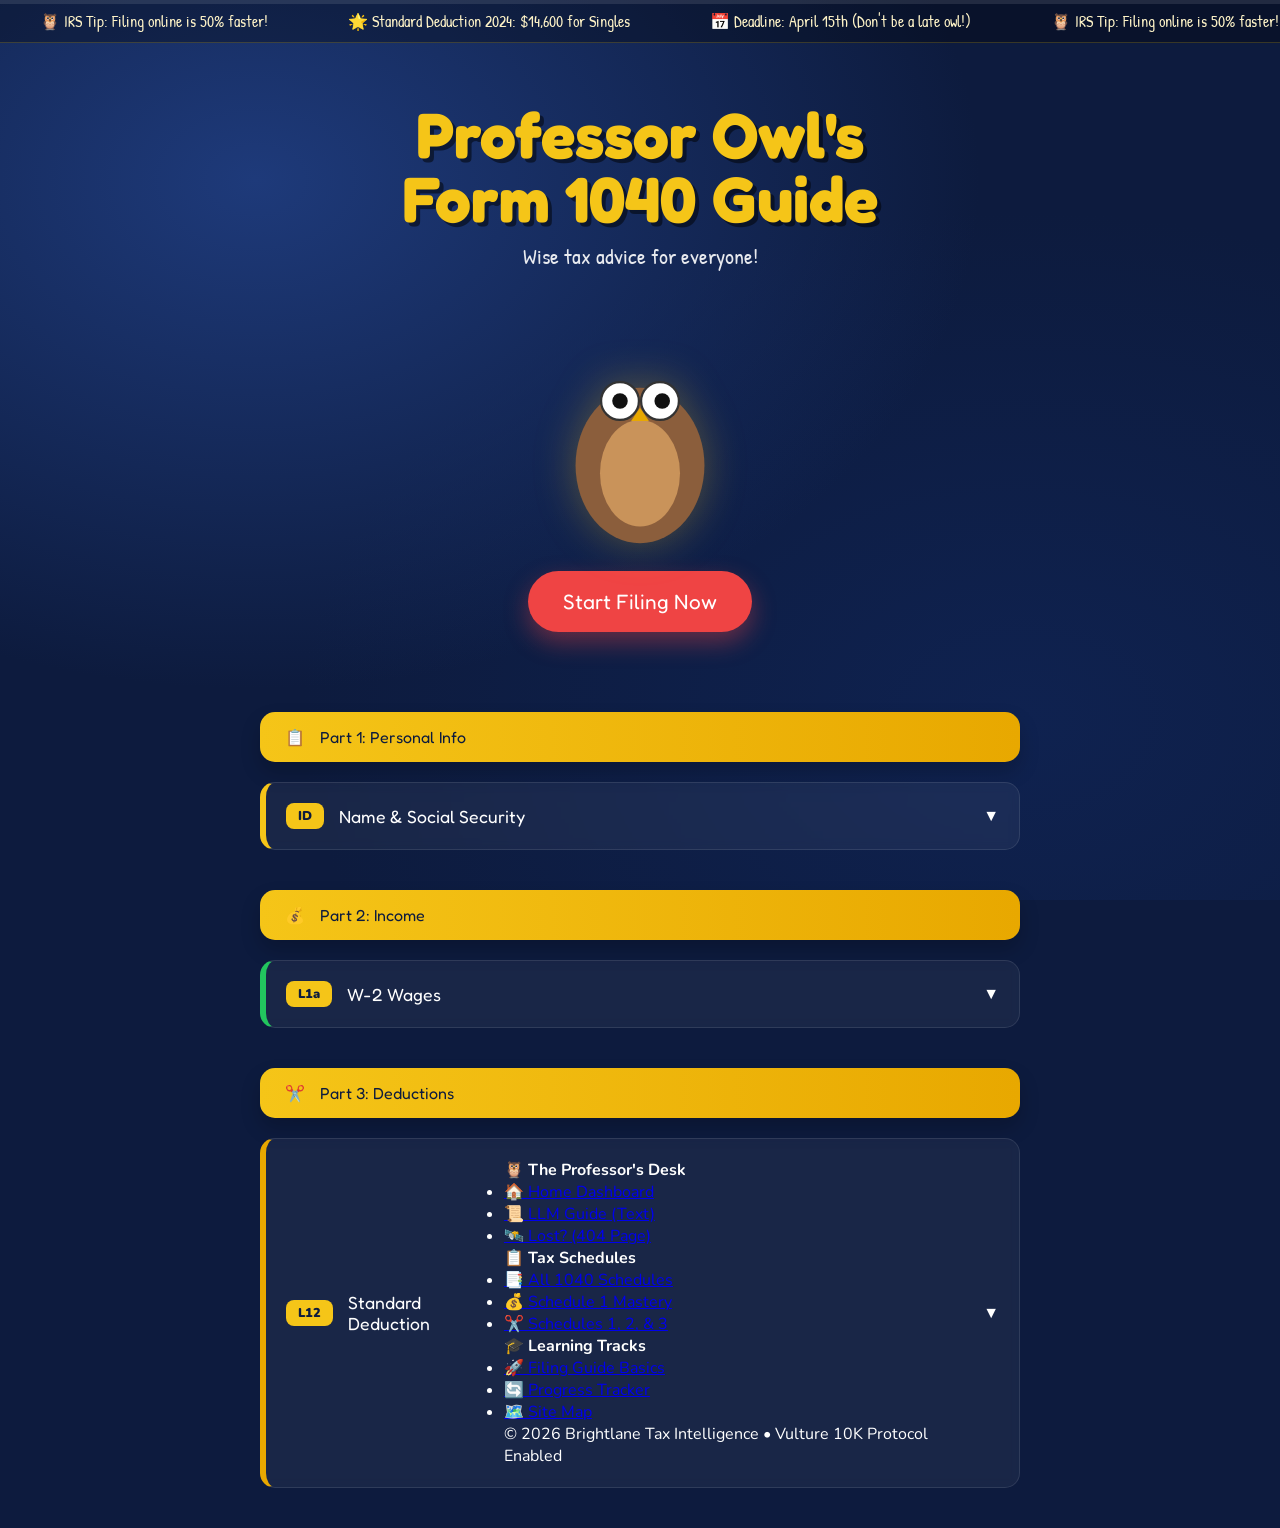
<file: 1040-Schedules.html>
<!DOCTYPE html>
<html lang="en">
<head>
    <meta charset="UTF-8">
    <meta name="viewport" content="width=device-width, initial-scale=1.0">
    <title>🦉 Professor Owl's Form 1040 Guide — File Your Taxes Like a Pro!</title>
    <link href="https://fonts.googleapis.com/css2?family=Fredoka+One&family=Nunito:wght@400;600;700;800&family=Patrick+Hand&display=swap" rel="stylesheet">
    <style>
        :root {
            --navy: #0d1b3e;
            --blue: #1a3a6e;
            --gold: #f5c518;
            --amber: #e8a800;
            --green: #22c55e;
            --red: #ef4444;
            --cream: #fffbeb;
            --light: #e0f0ff;
            --white: #ffffff;
            --shadow: rgba(0,0,0,0.35);
        }

        * { box-sizing: border-box; margin: 0; padding: 0; }

        body {
            font-family: 'Nunito', sans-serif;
            background: var(--navy);
            color: var(--white);
            min-height: 100vh;
            overflow-x: hidden;
            scroll-behavior: smooth;
        }

        /* Animated Background */
        body::before {
            content: '';
            position: fixed;
            inset: 0;
            background: 
                radial-gradient(ellipse at 20% 20%, #1e3a7a 0%, transparent 50%),
                radial-gradient(ellipse at 80% 80%, #0f2250 0%, transparent 50%),
                var(--navy);
            z-index: -2;
        }

        /* ===== PROGRESS BAR ===== */
        #progress-container {
            position: fixed;
            top: 0;
            left: 0;
            width: 100%;
            height: 4px;
            background: rgba(255,255,255,0.1);
            z-index: 1100;
        }
        #progress-fill {
            height: 100%;
            width: 0%;
            background: linear-gradient(90deg, var(--gold), var(--green));
            transition: width 0.3s ease;
        }

        /* ===== STICKY NAV ===== */
        #quick-nav {
            position: fixed;
            top: 4px;
            left: 0;
            right: 0;
            z-index: 1000;
            background: rgba(13, 27, 62, 0.9);
            border-bottom: 2px solid var(--gold);
            backdrop-filter: blur(12px);
            transform: translateY(-120%);
            transition: transform 0.4s cubic-bezier(0.175, 0.885, 0.32, 1.275);
            padding: 10px;
        }
        #quick-nav.visible { transform: translateY(0); }
        .nav-inner {
            max-width: 900px;
            margin: 0 auto;
            display: flex;
            justify-content: center;
            gap: 10px;
            flex-wrap: wrap;
        }
        .nav-jump {
            background: rgba(245,197,24,0.1);
            border: 1px solid var(--gold);
            color: var(--light);
            font-size: 0.75rem;
            font-weight: 800;
            padding: 6px 14px;
            border-radius: 20px;
            cursor: pointer;
            transition: 0.2s;
        }
        .nav-jump:hover { background: var(--gold); color: var(--navy); }

        /* ===== INFINITE TICKER ===== */
        .ticker-wrap {
            background: rgba(0,0,0,0.3);
            padding: 10px 0;
            overflow: hidden;
            border-bottom: 1px solid rgba(245,197,24,0.2);
        }
        .ticker {
            display: flex;
            white-space: nowrap;
            animation: tickerMove 30s linear infinite;
        }
        .ticker-item {
            font-family: 'Patrick Hand', cursive;
            padding: 0 40px;
            color: #fef3c7;
        }
        @keyframes tickerMove {
            0% { transform: translateX(0); }
            100% { transform: translateX(-50%); }
        }

        /* ===== HERO ===== */
        .hero {
            text-align: center;
            padding: 60px 20px 40px;
        }
        .hero-title {
            font-family: 'Fredoka One', cursive;
            font-size: clamp(2.5rem, 8vw, 4rem);
            color: var(--gold);
            text-shadow: 4px 4px 0px rgba(0,0,0,0.5);
            line-height: 1;
            margin-bottom: 10px;
        }
        .hero-sub {
            font-family: 'Patrick Hand', cursive;
            font-size: 1.4rem;
            margin-bottom: 30px;
            opacity: 0.9;
        }

        /* ===== OWL SVG ANIMATION ===== */
        .owl-container {
            width: 200px;
            margin: 0 auto;
            filter: drop-shadow(0 0 20px rgba(245,197,24,0.3));
            animation: owlFloat 4s ease-in-out infinite;
        }
        @keyframes owlFloat {
            0%, 100% { transform: translateY(0) rotate(-2deg); }
            50% { transform: translateY(-15px) rotate(2deg); }
        }

        /* ===== CARDS & SECTIONS ===== */
        .section-container {
            max-width: 800px;
            margin: 0 auto 40px;
            padding: 0 20px;
        }
        .part-divider {
            background: linear-gradient(90deg, var(--gold), var(--amber));
            color: var(--navy);
            padding: 15px 25px;
            border-radius: 15px;
            font-family: 'Fredoka One', cursive;
            margin: 40px 0 20px;
            display: flex;
            align-items: center;
            gap: 15px;
            box-shadow: 0 10px 20px rgba(0,0,0,0.2);
        }

        .line-card {
            background: rgba(255, 255, 255, 0.05);
            backdrop-filter: blur(5px);
            border: 1px solid rgba(255, 255, 255, 0.1);
            border-left: 6px solid var(--gold);
            border-radius: 15px;
            margin-bottom: 15px;
            overflow: hidden;
            transition: 0.3s ease;
        }
        .line-card:hover { transform: scale(1.01); background: rgba(255, 255, 255, 0.08); }
        
        .line-header {
            padding: 20px;
            display: flex;
            align-items: center;
            cursor: pointer;
            justify-content: space-between;
        }
        .line-info { display: flex; align-items: center; gap: 15px; }
        .line-num {
            background: var(--gold);
            color: var(--navy);
            font-weight: 900;
            padding: 4px 12px;
            border-radius: 8px;
            font-size: 0.8rem;
        }
        .line-title { font-family: 'Fredoka One', cursive; font-size: 1.1rem; }
        
        .line-body {
            max-height: 0;
            overflow: hidden;
            transition: max-height 0.5s cubic-bezier(0, 1, 0, 1);
            padding: 0 20px;
        }
        .line-body.open {
            max-height: 1000px;
            padding: 0 20px 20px;
            transition: max-height 1s ease-in-out;
        }

        /* ===== CALL TO ACTION ===== */
        .cta-btn {
            display: inline-block;
            background: var(--red);
            color: white;
            padding: 18px 35px;
            border-radius: 50px;
            font-family: 'Fredoka One', cursive;
            text-decoration: none;
            font-size: 1.3rem;
            box-shadow: 0 10px 25px rgba(239, 68, 68, 0.4);
            transition: 0.3s;
            margin-top: 20px;
        }
        .cta-btn:hover { transform: translateY(-5px); box-shadow: 0 15px 30px rgba(239, 68, 68, 0.6); }

        /* Mobile Adjustments */
        @media (max-width: 600px) {
            .hero-title { font-size: 2rem; }
            .nav-inner span { display: none; }
        }
    </style>
</head>
<body>

<div id="progress-container"><div id="progress-fill"></div></div>

<nav id="quick-nav">
    <div class="nav-inner">
        <button class="nav-jump" onclick="jumpTo('part1')">📋 Personal</button>
        <button class="nav-jump" onclick="jumpTo('part2')">💰 Income</button>
        <button class="nav-jump" onclick="jumpTo('part3')">✂️ Deductions</button>
        <button class="nav-jump" onclick="jumpTo('part4')">🎉 Result</button>
    </div>
</nav>

<div class="ticker-wrap">
    <div class="ticker">
        <div class="ticker-item">🦉 IRS Tip: Filing online is 50% faster!</div>
        <div class="ticker-item">🌟 Standard Deduction 2024: $14,600 for Singles</div>
        <div class="ticker-item">📅 Deadline: April 15th (Don't be a late owl!)</div>
        <!-- Duplicate for seamless loop -->
        <div class="ticker-item">🦉 IRS Tip: Filing online is 50% faster!</div>
        <div class="ticker-item">🌟 Standard Deduction 2024: $14,600 for Singles</div>
        <div class="ticker-item">📅 Deadline: April 15th (Don't be a late owl!)</div>
    </div>
</div>

<header class="hero">
    <h1 class="hero-title">Professor Owl's<br>Form 1040 Guide</h1>
    <p class="hero-sub">Wise tax advice for everyone!</p>
    
    <div class="owl-container">
        <!-- Re-using your excellent SVG -->
        <svg viewBox="0 0 180 220" xmlns="http://www.w3.org/2000/svg">
            <ellipse cx="90" cy="148" rx="58" ry="70" fill="#8b5e3c"/>
            <ellipse cx="90" cy="155" rx="36" ry="48" fill="#c9935a"/>
            <circle cx="72" cy="90" r="17" fill="white" stroke="#333" stroke-width="2"/>
            <circle cx="108" cy="90" r="17" fill="white" stroke="#333" stroke-width="2"/>
            <circle cx="72" cy="90" r="7" fill="#111"/>
            <circle cx="110" cy="90" r="7" fill="#111"/>
            <polygon points="90,96 82,108 98,108" fill="#e8a800"/>
        </svg>
    </div>

    <a href="#" class="cta-btn">Start Filing Now</a>
</header>

<main class="section-container">
    <div id="part1" class="part-divider"><span>📋</span> Part 1: Personal Info</div>
    
    <div class="line-card">
        <div class="line-header" onclick="toggleCard(this)">
            <div class="line-info">
                <span class="line-num">ID</span>
                <span class="line-title">Name & Social Security</span>
            </div>
            <span>▼</span>
        </div>
        <div class="line-body">
            <p>Make sure your name matches your Social Security card <strong>exactly</strong>. Even a missing middle initial can cause a "hoot" of a delay!</p>
        </div>
    </div>

    <div id="part2" class="part-divider"><span>💰</span> Part 2: Income</div>
    
    <div class="line-card" style="border-left-color: var(--green);">
        <div class="line-header" onclick="toggleCard(this)">
            <div class="line-info">
                <span class="line-num">L1a</span>
                <span class="line-title">W-2 Wages</span>
            </div>
            <span>▼</span>
        </div>
        <div class="line-body">
            <p>Grab your W-2 and look at <strong>Box 1</strong>. This is your total taxable income from your employer.</p>
        </div>
    </div>

    <div id="part3" class="part-divider"><span>✂️</span> Part 3: Deductions</div>
    
    <div class="line-card" style="border-left-color: var(--amber);">
        <div class="line-header" onclick="toggleCard(this)">
            <div class="line-info">
                <span class="line-num">L12</span>
                <span class="line-title">Standard Deduction</span>
            </div>
            <footer>
    <div class="footer-grid">
        <div class="footer-col">
            <h4>🦉 The Professor's Desk</h4>
            <ul class="footer-links">
                <li><a href="index.html">🏠 Home Dashboard</a></li>
                <li><a href="llms.txt">📜 LLM Guide (Text)</a></li>
                <li><a href="404.html">🛰️ Lost? (404 Page)</a></li>
            </ul>
        </div>
        <div class="footer-col">
            <h4>📋 Tax Schedules</h4>
            <ul class="footer-links">
                <li><a href="1040-Schedules.html">📑 All 1040 Schedules</a></li>
                <li><a href="schedule1.html">💰 Schedule 1 Mastery</a></li>
                <li><a href="form-1040-schedules-1-2-3.html">✂️ Schedules 1, 2, & 3</a></li>
            </ul>
        </div>
        <div class="footer-col">
            <h4>🎓 Learning Tracks</h4>
            <ul class="footer-links">
                <li><a href="howtofiel2.html">🚀 Filing Guide Basics</a></li>
                <li><a href="howcontinue.html">🔄 Progress Tracker</a></li>
                <li><a href="sitemap.xml">🗺️ Site Map</a></li>
            </ul>
        </div>
    </div>
    <div class="footer-bottom">
        <p>&copy; 2026 Brightlane Tax Intelligence • Vulture 10K Protocol Enabled</p>
    </div>
</footer>
            <span>▼</span>
        </div>
        <div class="line-body">
            <p>For 2024, most people take the "standard" path. It's a flat amount the IRS lets you subtract from your income—no receipts required!</p>
        </div>
    </div>
</main>

<script>
    function toggleCard(header) {
        const body = header.nextElementSibling;
        const icon = header.querySelector('span:last-child');
        
        body.classList.toggle('open');
        icon.style.transform = body.classList.contains('open') ? 'rotate(180deg)' : 'rotate(0deg)';
        
        updateProgress();
    }

    function updateProgress() {
        const total = document.querySelectorAll('.line-body').length;
        const opened = document.querySelectorAll('.line-body.open').length;
        const percentage = (opened / total) * 100;
        document.getElementById('progress-fill').style.width = percentage + '%';
    }

    function jumpTo(id) {
        const el = document.getElementById(id);
        const offset = 80;
        const bodyRect = document.body.getBoundingClientRect().top;
        const elementRect = el.getBoundingClientRect().top;
        const elementPosition = elementRect - bodyRect;
        const offsetPosition = elementPosition - offset;

        window.scrollTo({
            top: offsetPosition,
            behavior: 'smooth'
        });
    }

    window.addEventListener('scroll', () => {
        const nav = document.getElementById('quick-nav');
        if (window.scrollY > 400) {
            nav.classList.add('visible');
        } else {
            nav.classList.remove('visible');
        }
    });
</script>

</body>
</html>
</file>
